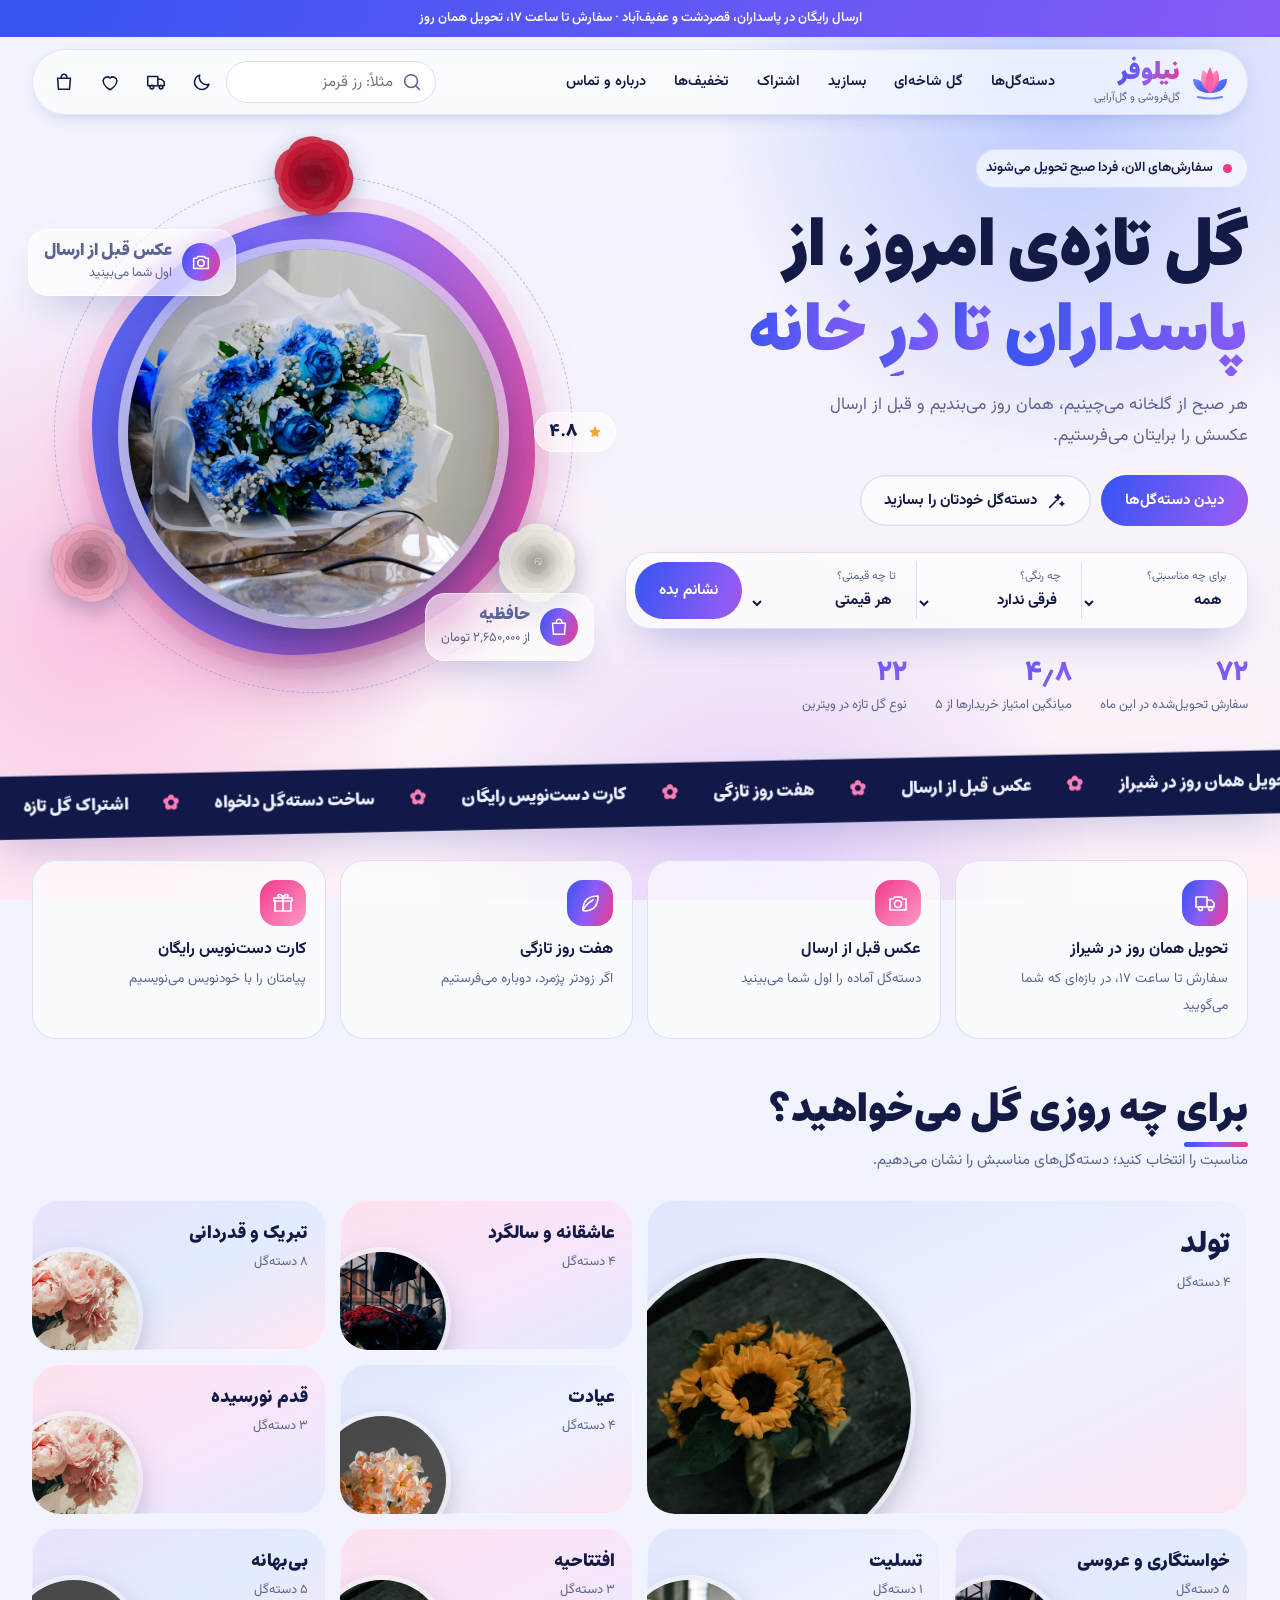
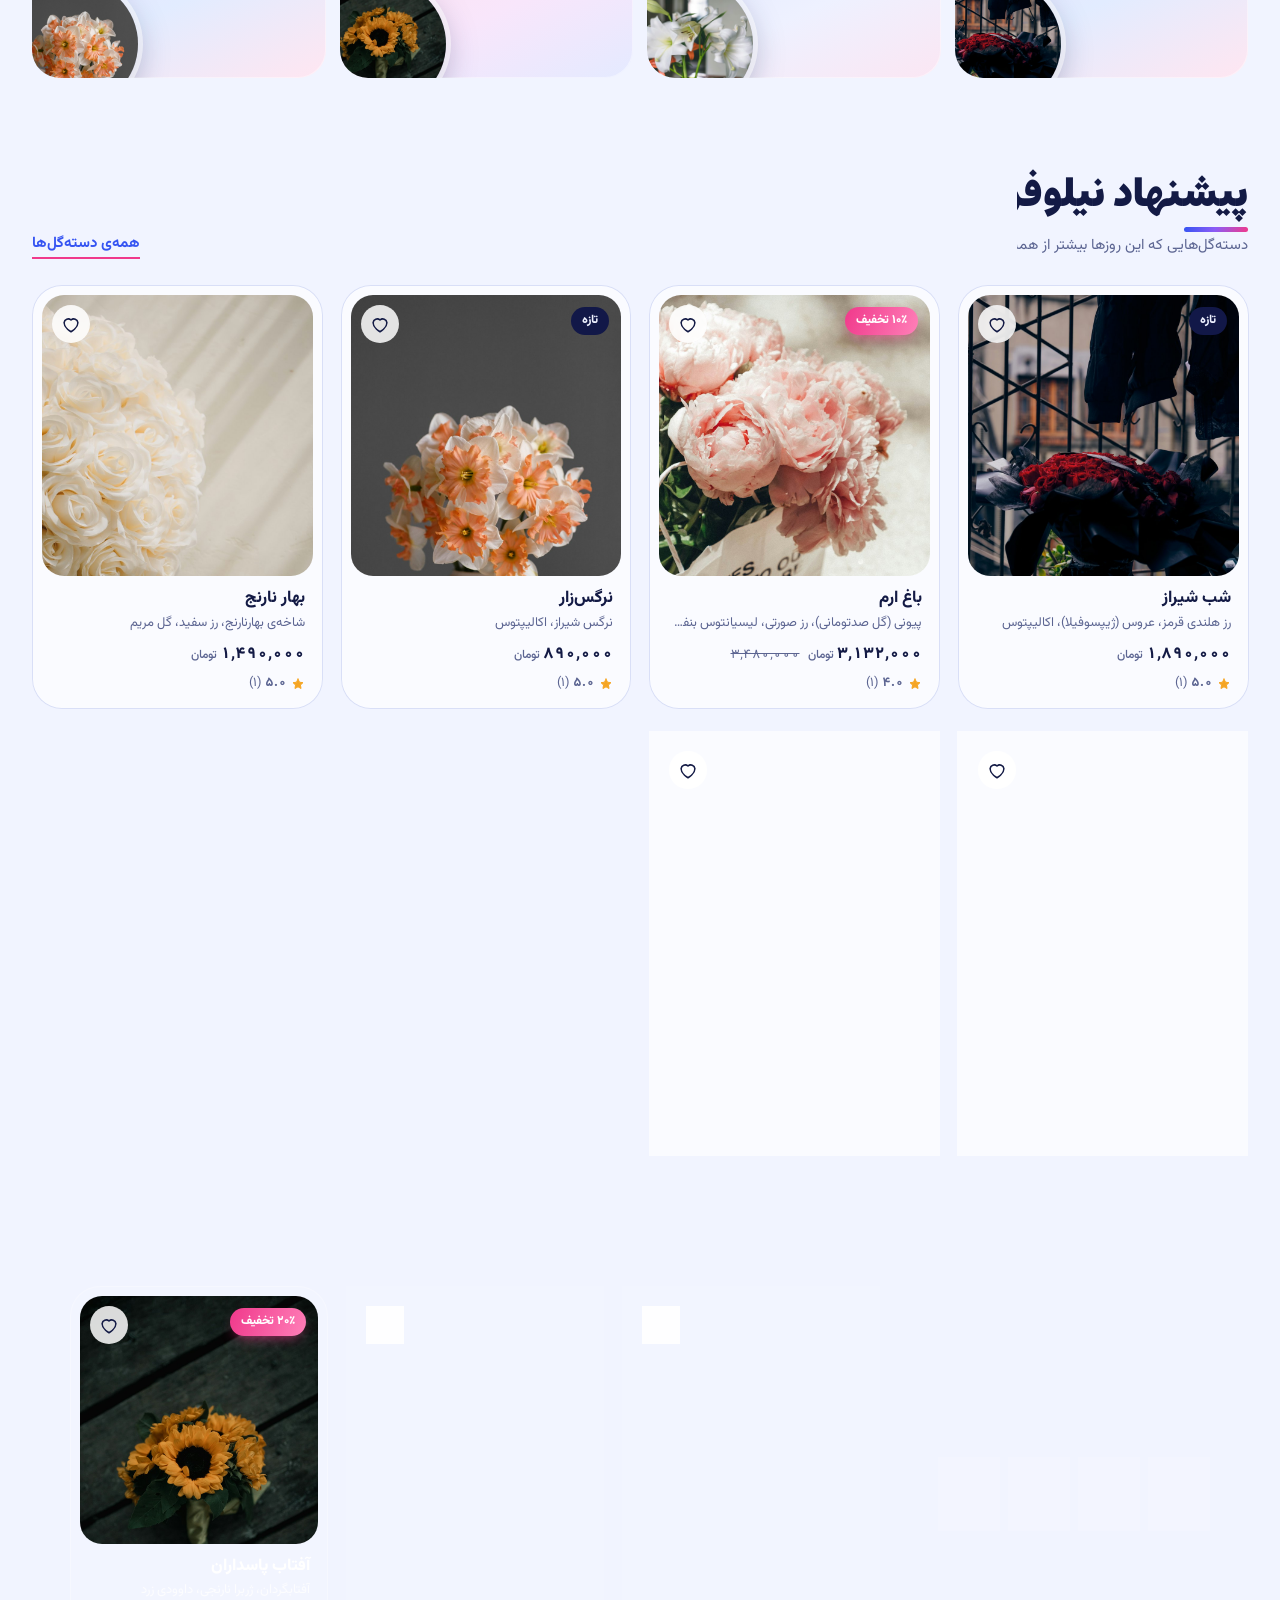
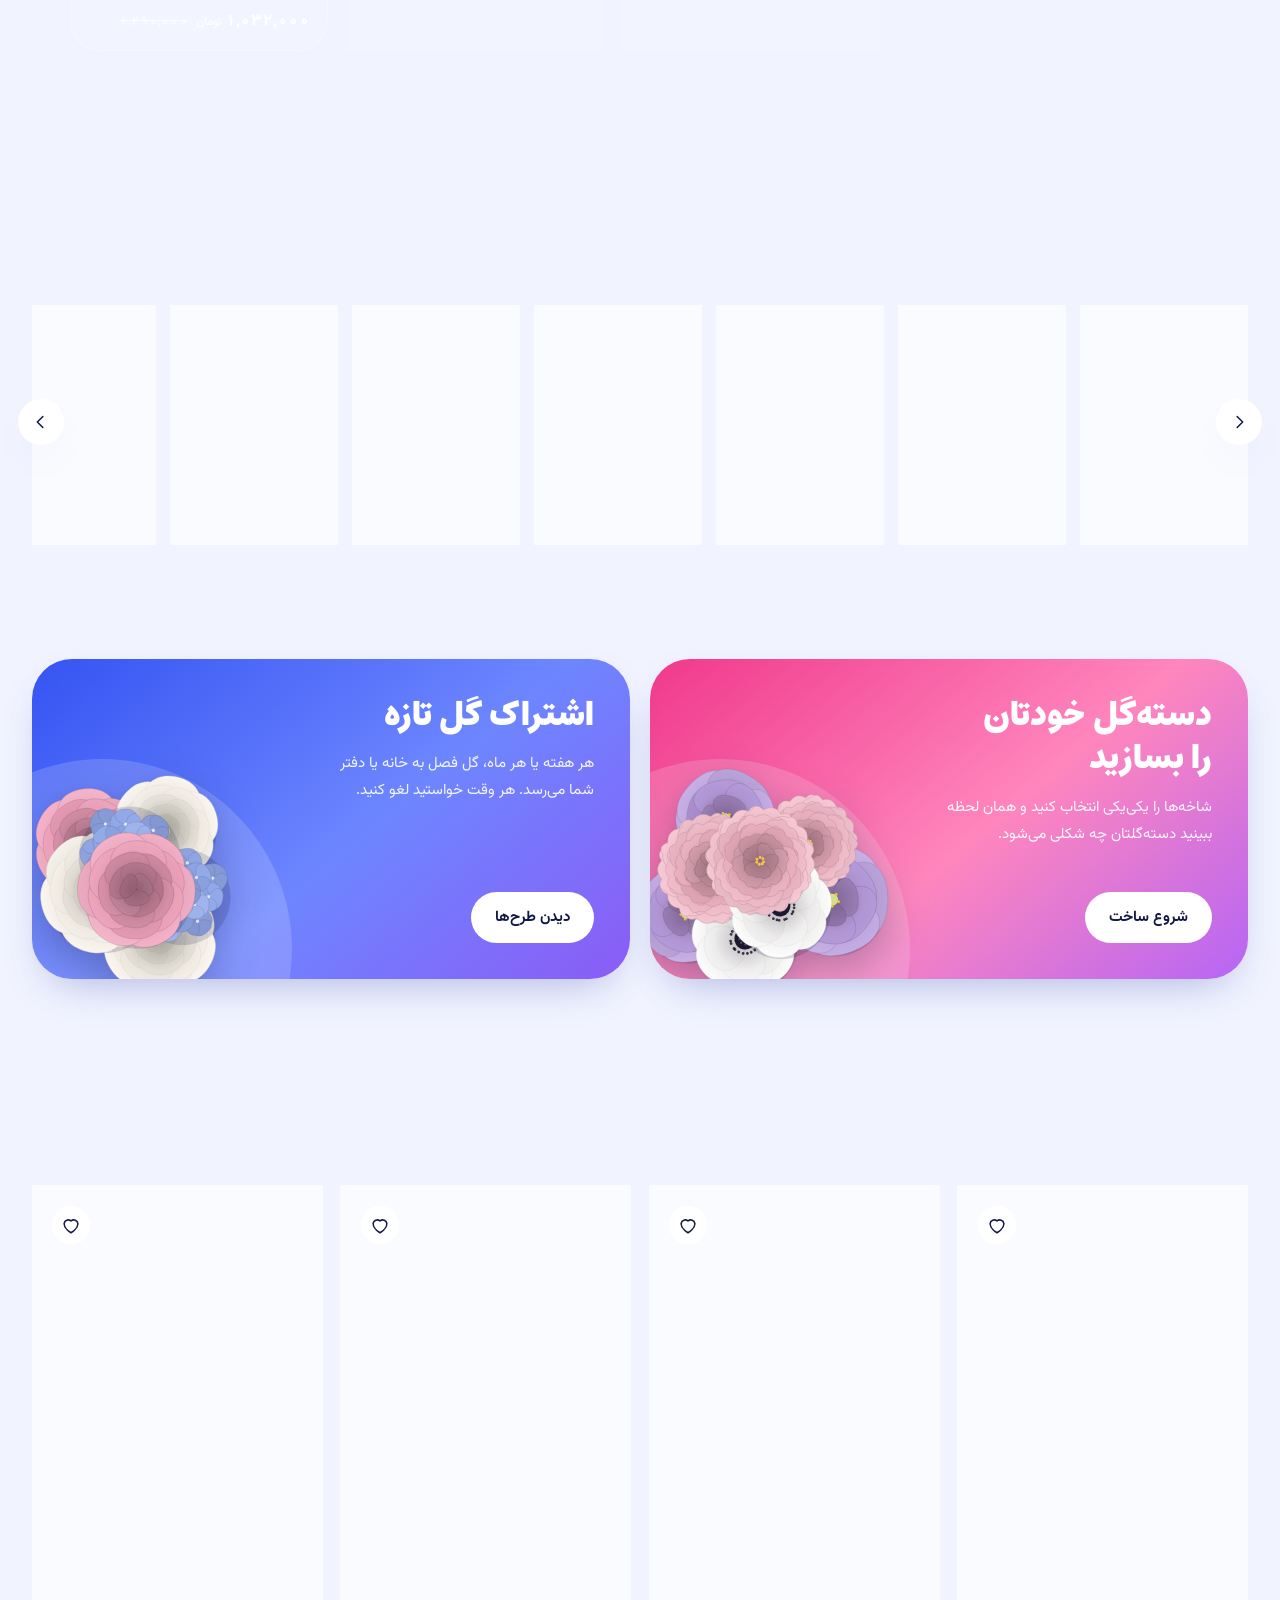
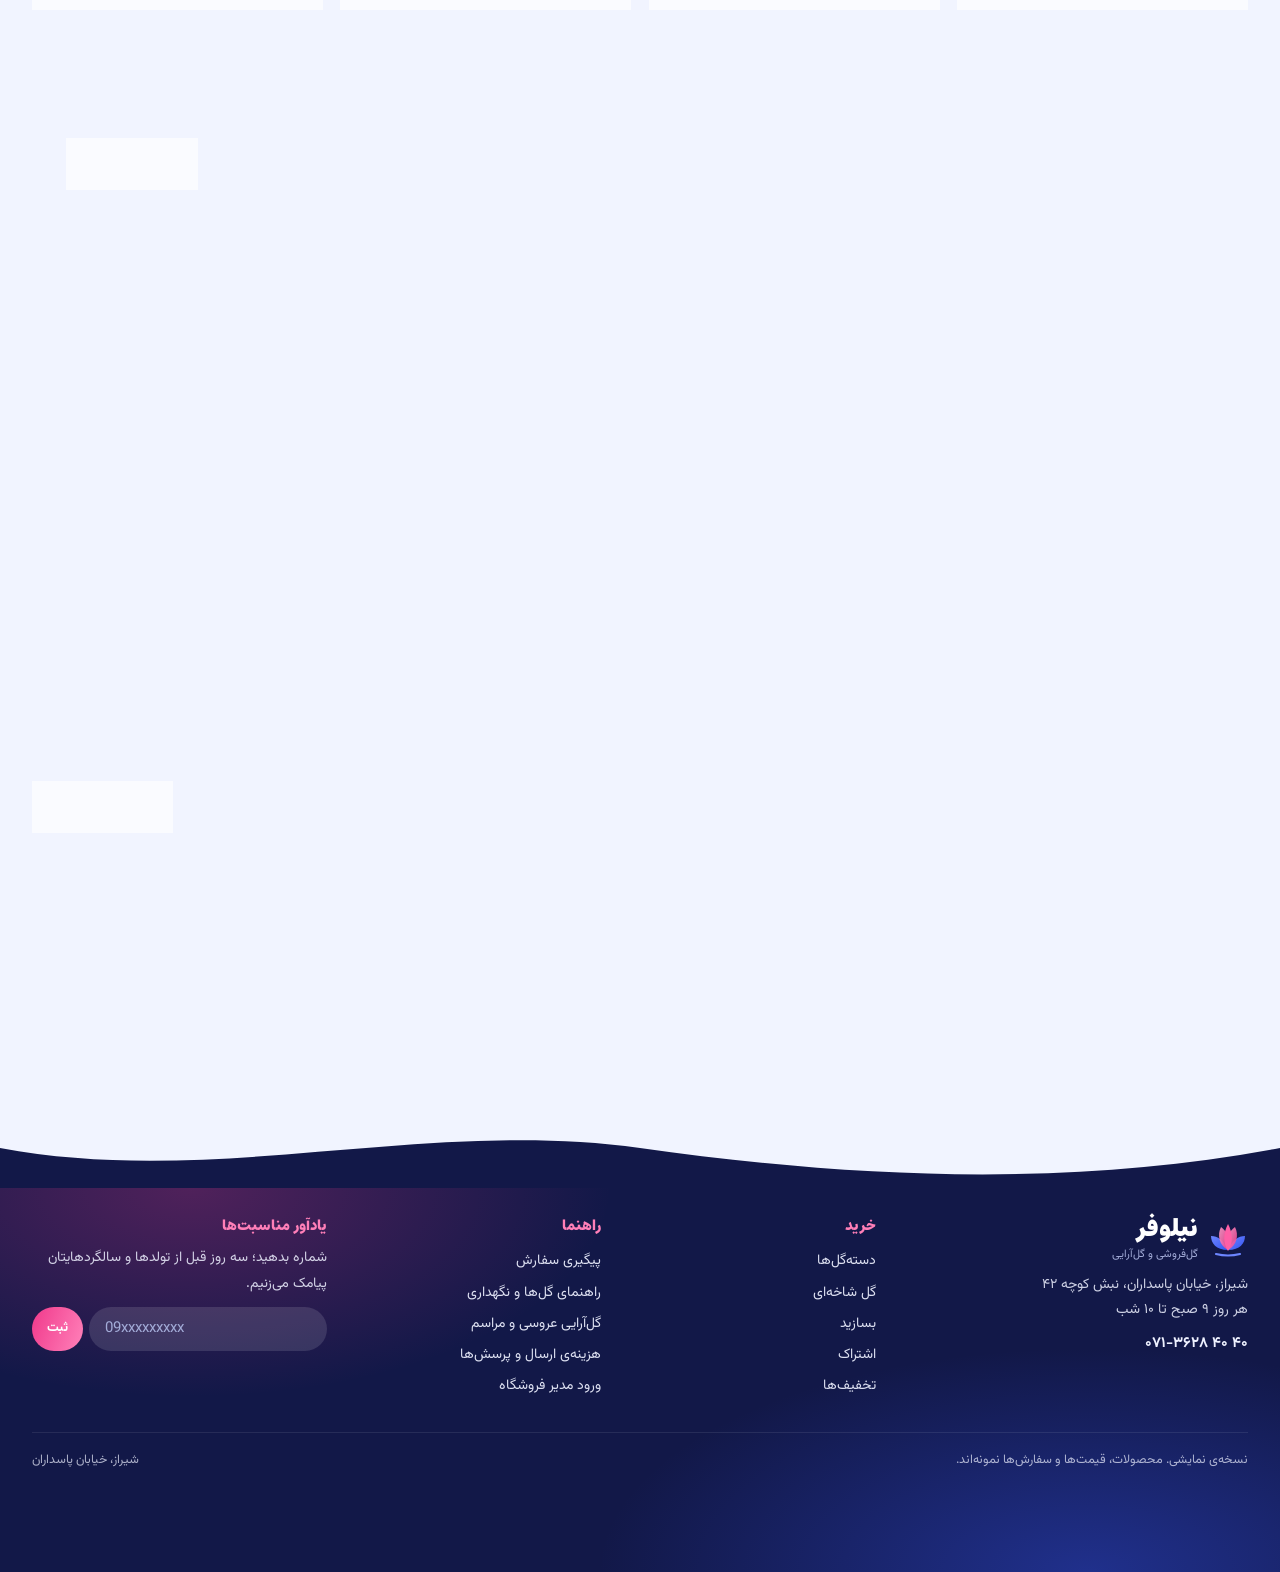
<file: index.html>
<!doctype html>
<html lang="fa" dir="rtl">
<head>
  <meta charset="utf-8">
  <meta name="viewport" content="width=device-width, initial-scale=1, viewport-fit=cover">
  <title>گل‌فروشی نیلوفر</title>
  <meta name="description" content="گل‌فروشی نیلوفر، شیراز، خیابان پاسداران. خرید دسته‌گل و گل شاخه‌ای با تحویل همان روز.">
  <meta name="theme-color" content="#121848">
  <link rel="stylesheet" href="assets/css/style.css">
  <link rel="stylesheet" href="assets/css/admin.css">
</head>
<body>
  <div id="app"></div>
  <div class="splash" aria-hidden="true"><svg viewBox="0 0 40 40"><path d="M20 31C8 31 3 24 3 17c7 0 12 4 17 14Z" fill="#6d86ff"/><path d="M20 31c12 0 17-7 17-14-7 0-12 4-17 14Z" fill="#6d86ff"/><path d="M20 31C11 26 9 16 13 8c6 4 9 12 7 23Z" fill="#ff9cc8"/><path d="M20 31c9-5 11-15 7-23-6 4-9 12-7 23Z" fill="#ff9cc8"/><path d="M20 32c-5-7-5-18 0-27 5 9 5 20 0 27Z" fill="#ff5fa6"/><path d="M8 35c8 2 16 2 24 0" stroke="#fff" stroke-width="2.2" stroke-linecap="round" fill="none"/></svg></div>
  <noscript><p style="padding:24px;font-family:Tahoma">برای دیدن فروشگاه، جاوااسکریپت مرورگر را روشن کنید.</p></noscript>

  <!-- ترتیب مهم است: نقاش گل‌ها ← داده‌ها ← ابزارها ← جلوه‌ها ← پنل مدیریت ← فروشگاه -->
  <script src="assets/js/flora.js"></script>
  <script src="assets/js/store.js"></script>
  <script src="assets/js/photos.js"></script>
  <script src="assets/js/ui.js"></script>
  <script src="assets/js/fx.js"></script>
  <script src="assets/js/admin.js"></script>
  <script src="assets/js/shop.js"></script>
</body>
</html>
</file>
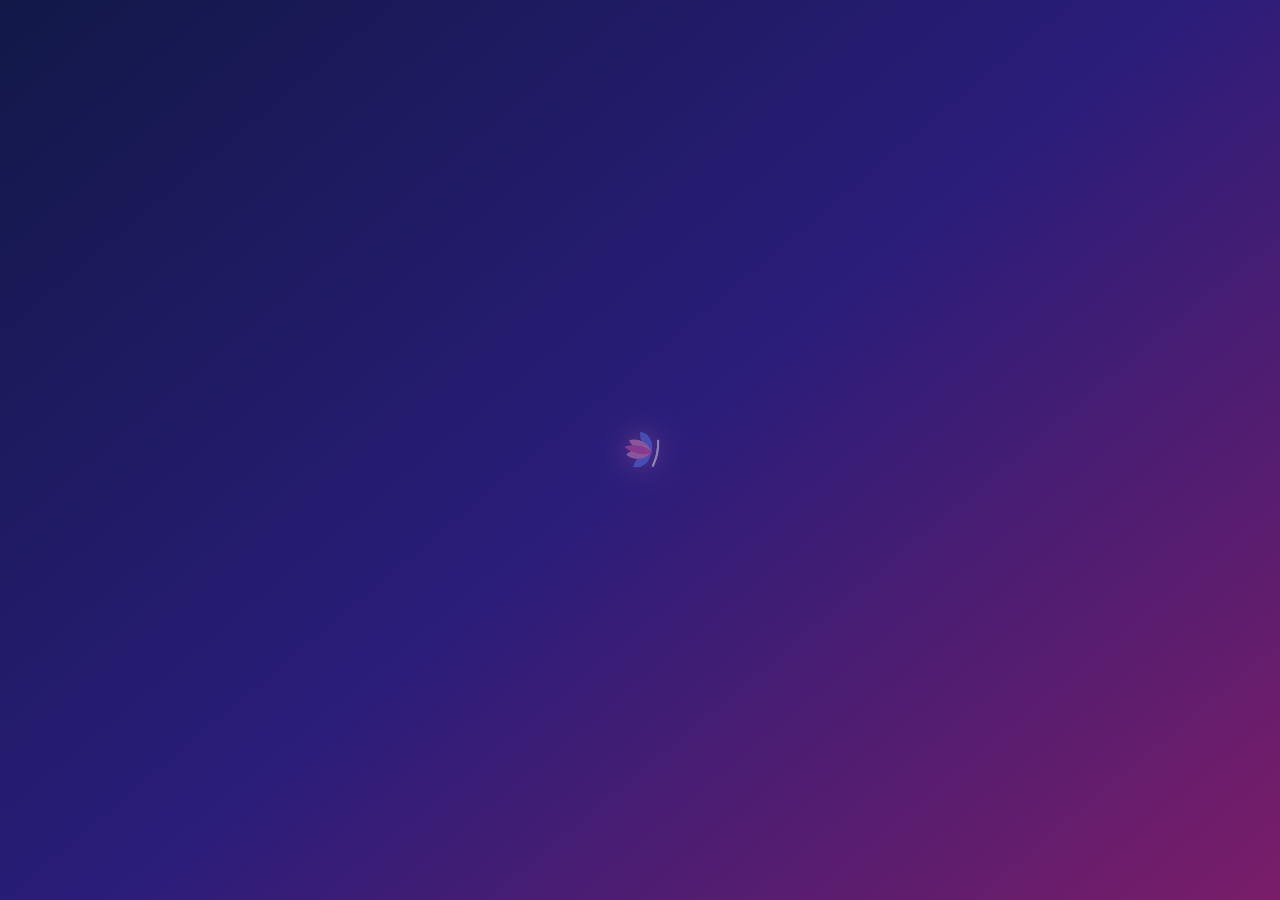
<file: admin.html>
<!doctype html>
<html lang="fa" dir="rtl">
<head>
  <meta charset="utf-8">
  <title>مدیریت | گل‌فروشی نیلوفر</title>
  <meta http-equiv="refresh" content="0; url=index.html#/admin">
</head>
<body>
  <p style="font-family:Tahoma;padding:24px">در حال رفتن به <a href="index.html#/admin">پنل مدیریت</a>…</p>
</body>
</html>
</file>
<file: assets/css/style.css>
/* ============================================================
   نیلوفر — استایل فروشگاه (تم آبی و صورتی)
   چیدمان: پس‌زمینه‌ی شفقیِ متحرک، سطح‌های شیشه‌ای، کاشی‌های گرادیانی برای هر گل.
   تیترها با «استعداد»، متن با «وزیرمتن».
   همه‌ی رنگ‌ها در :root هستند؛ برای عوض‌کردن تم فقط همین بلوک را دست بزنید.
   ============================================================ */
@font-face { font-family: "Vazirmatn"; src: url("../fonts/Vazirmatn.woff2") format("woff2"); font-weight: 100 900; font-display: swap; }
@font-face { font-family: "Estedad"; src: url("../fonts/Estedad.woff2") format("woff2"); font-weight: 100 900; font-display: swap; }

:root {
  --bg: #f1f4ff;            /* سفیدِ یخی */
  --bg-2: #fdf1f8;
  --surface: #ffffff;
  --glass: rgba(255, 255, 255, .66);
  --surface-2: #e9edff;
  --ink: #131a45;           /* سرمه‌ای */
  --muted: #5c6592;
  --line: #d9dff7;
  --blue: #3554f2;
  --blue-2: #6d86ff;
  --violet: #8b5cf6;
  --pink: #f0398b;
  --pink-2: #ff7fb8;
  --blue-soft: #e2e9ff;
  --pink-soft: #ffe2ef;
  --gold: #f5a524;
  --gold-soft: #fff1d6;
  --primary: #3554f2;
  --on-primary: #ffffff;
  --band: #121848;
  --on-band: #eef1ff;
  --grad: linear-gradient(110deg, #3554f2 0%, #8b5cf6 48%, #f0398b 100%);
  --grad-soft: linear-gradient(135deg, #e2e9ff 0%, #f1e4ff 50%, #ffe2ef 100%);
  --tile-1: linear-gradient(155deg, #dfe7ff 0%, #eef1ff 55%, #fbe6f3 100%);
  --tile-2: linear-gradient(155deg, #ffe1ee 0%, #f8e6fb 55%, #e4eaff 100%);
  --tile-3: linear-gradient(155deg, #e9e2ff 0%, #e2ecff 50%, #ffe6f1 100%);
  --aur-1: rgba(84, 120, 255, .34);
  --aur-2: rgba(255, 92, 168, .30);
  --aur-3: rgba(150, 100, 255, .24);
  --ok: #129a6b; --warn: #b9770a; --bad: #dc2f55;
  --shadow: 0 18px 44px -18px rgba(40, 56, 160, .38);
  --shadow-sm: 0 6px 18px -8px rgba(40, 56, 160, .3);
  --glow: 0 14px 34px -10px rgba(240, 57, 139, .5);
  --display: "Estedad", "Vazirmatn", Tahoma, sans-serif;
  --body: "Vazirmatn", Tahoma, "Segoe UI", sans-serif;
  --r: 26px;
  --wrap: 1260px;
  --ease: cubic-bezier(.2, .8, .2, 1);
  --spring: cubic-bezier(.3, 1.5, .5, 1);
}
@media (prefers-color-scheme: dark) {
  :root:not([data-theme="light"]) {
    --bg: #080b22; --bg-2: #120a26; --surface: #121839; --glass: rgba(22, 29, 70, .62); --surface-2: #1a2250; --ink: #eef1ff; --muted: #a3acd8; --line: #28316a;
    --blue: #8098ff; --blue-2: #6d86ff; --violet: #a98bff; --pink: #ff6aa9; --pink-2: #ff9cc8; --blue-soft: #1a2456; --pink-soft: #3a1740; --gold: #ffc14d; --gold-soft: #3a2c12;
    --primary: #8098ff; --on-primary: #080b22; --band: #050718; --on-band: #eef1ff;
    --grad-soft: linear-gradient(135deg, #1a2456 0%, #2a1d5c 50%, #3a1740 100%);
    --tile-1: linear-gradient(155deg, #1b2760 0%, #1a2050 55%, #33194a 100%);
    --tile-2: linear-gradient(155deg, #3b1848 0%, #2a1c55 55%, #1b2760 100%);
    --tile-3: linear-gradient(155deg, #281d5e 0%, #1a2558 50%, #3a1946 100%);
    --aur-1: rgba(70, 100, 255, .30); --aur-2: rgba(255, 70, 150, .22); --aur-3: rgba(140, 90, 255, .22);
    --shadow: 0 18px 44px -16px rgba(0, 0, 0, .8); --shadow-sm: 0 6px 18px -8px rgba(0, 0, 0, .7); --glow: 0 14px 34px -10px rgba(255, 90, 160, .55); color-scheme: dark;
  }
}
:root[data-theme="dark"] {
  --bg: #080b22; --bg-2: #120a26; --surface: #121839; --glass: rgba(22, 29, 70, .62); --surface-2: #1a2250; --ink: #eef1ff; --muted: #a3acd8; --line: #28316a;
  --blue: #8098ff; --blue-2: #6d86ff; --violet: #a98bff; --pink: #ff6aa9; --pink-2: #ff9cc8; --blue-soft: #1a2456; --pink-soft: #3a1740; --gold: #ffc14d; --gold-soft: #3a2c12;
  --primary: #8098ff; --on-primary: #080b22; --band: #050718; --on-band: #eef1ff;
  --grad-soft: linear-gradient(135deg, #1a2456 0%, #2a1d5c 50%, #3a1740 100%);
  --tile-1: linear-gradient(155deg, #1b2760 0%, #1a2050 55%, #33194a 100%);
  --tile-2: linear-gradient(155deg, #3b1848 0%, #2a1c55 55%, #1b2760 100%);
  --tile-3: linear-gradient(155deg, #281d5e 0%, #1a2558 50%, #3a1946 100%);
  --aur-1: rgba(70, 100, 255, .30); --aur-2: rgba(255, 70, 150, .22); --aur-3: rgba(140, 90, 255, .22);
  --shadow: 0 18px 44px -16px rgba(0, 0, 0, .8); --shadow-sm: 0 6px 18px -8px rgba(0, 0, 0, .7); --glow: 0 14px 34px -10px rgba(255, 90, 160, .55); color-scheme: dark;
}

*, *::before, *::after { box-sizing: border-box; }
html { scroll-behavior: smooth; overflow-x: clip; }
#app { overflow-x: clip; position: relative; z-index: 1; }
body { margin: 0; background: var(--bg); color: var(--ink); font-family: var(--body); font-size: 15px; line-height: 1.8; -webkit-font-smoothing: antialiased; overflow-x: hidden; }
img, svg { max-width: 100%; display: block; }
a { color: inherit; text-decoration: none; }
button, input, select, textarea { font: inherit; color: inherit; }
button { cursor: pointer; border: 0; background: none; padding: 0; }
h1, h2, h3, h4 { margin: 0; line-height: 1.3; text-wrap: balance; }
p { margin: 0; }
ul { margin: 0; padding: 0; list-style: none; }
[hidden] { display: none !important; }
:focus-visible { outline: 3px solid var(--pink); outline-offset: 2px; border-radius: 8px; }
::selection { background: var(--pink); color: #fff; }
.num { font-variant-numeric: tabular-nums; }
.wrap { max-width: var(--wrap); margin-inline: auto; padding-inline: 22px; }
.flora { width: 100%; height: auto; }
.ic { width: 22px; height: 22px; flex: none; }
.grad-t { background: var(--grad); background-size: 220% 100%; -webkit-background-clip: text; background-clip: text; color: transparent; animation: hue 7s linear infinite alternate; }
@keyframes hue { to { background-position: 100% 0; } }

/* ---------- پس‌زمینه‌ی شفقی ---------- */
.aurora { position: fixed; inset: 0; z-index: 0; overflow: hidden; pointer-events: none; background: linear-gradient(180deg, var(--bg) 0%, var(--bg-2) 100%); }
.aurora i { position: absolute; width: 62vmax; height: 62vmax; border-radius: 50%; will-change: transform; }
.aurora i:nth-child(1) { background: radial-gradient(circle, var(--aur-1) 0, transparent 62%); top: -22vmax; right: -14vmax; animation: drift1 26s ease-in-out infinite alternate; }
.aurora i:nth-child(2) { background: radial-gradient(circle, var(--aur-2) 0, transparent 62%); top: 18vmax; left: -24vmax; animation: drift2 32s ease-in-out infinite alternate; }
.aurora i:nth-child(3) { background: radial-gradient(circle, var(--aur-3) 0, transparent 60%); bottom: -30vmax; right: 10vmax; animation: drift3 38s ease-in-out infinite alternate; }
@keyframes drift1 { to { transform: translate(-16vmax, 12vmax) scale(1.2); } }
@keyframes drift2 { to { transform: translate(20vmax, -10vmax) scale(.85); } }
@keyframes drift3 { to { transform: translate(-12vmax, -16vmax) scale(1.15); } }
.petals { position: fixed; inset: 0; z-index: 0; pointer-events: none; overflow: hidden; }
.petal { position: absolute; top: -6vh; width: 16px; height: 22px; border-radius: 80% 10% 80% 10%; opacity: .0; animation: fall linear infinite; }
@keyframes fall {
  0% { transform: translate3d(0, -6vh, 0) rotate(0); opacity: 0; }
  10% { opacity: .75; }
  100% { transform: translate3d(var(--sway, 12vw), 108vh, 0) rotate(var(--spin, 540deg)); opacity: 0; }
}
.progress { position: fixed; top: 0; inset-inline: 0; height: 3px; z-index: 90; background: var(--grad); transform-origin: right; transform: scaleX(var(--p, 0)); }

/* ---------- دکمه‌ها ---------- */
.btn { position: relative; overflow: hidden; display: inline-flex; align-items: center; justify-content: center; gap: 8px; padding: 12px 24px; border-radius: 999px; font-weight: 700; font-size: 15px; background: var(--grad); background-size: 180% 100%; color: #fff; transition: transform .25s var(--spring), box-shadow .25s, background-position .5s; white-space: nowrap; isolation: isolate; }
.btn::before { content: ""; position: absolute; inset: 0; z-index: -1; background: linear-gradient(100deg, transparent 30%, rgba(255, 255, 255, .45) 50%, transparent 70%); transform: translateX(130%); transition: transform .7s var(--ease); }
.btn:hover { transform: translateY(-2px) scale(1.02); box-shadow: var(--glow); background-position: 100% 0; }
.btn:hover::before { transform: translateX(-130%); }
.btn:active { transform: scale(.97); }
.btn-r { background: linear-gradient(110deg, #f0398b, #ff7fb8 60%, #8b5cf6); background-size: 180% 100%; }
.btn-g { background: var(--glass); color: var(--ink); box-shadow: inset 0 0 0 1.5px var(--line); backdrop-filter: blur(10px); }
.btn-g:hover { box-shadow: inset 0 0 0 1.5px var(--blue-2), var(--shadow-sm); }
.btn-sm { padding: 7px 15px; font-size: 13px; }
.btn-block { width: 100%; }
.btn[disabled] { opacity: .5; cursor: not-allowed; transform: none; box-shadow: none; }
.ripple { position: absolute; border-radius: 50%; background: rgba(255, 255, 255, .5); transform: scale(0); animation: ripple .6s linear; pointer-events: none; z-index: 1; }
@keyframes ripple { to { transform: scale(3); opacity: 0; } }
.link { position: relative; color: var(--blue); font-weight: 700; padding-bottom: 2px; background: linear-gradient(var(--pink), var(--pink)) no-repeat right bottom / 100% 2px; transition: background-size .35s var(--ease); }
.link:hover { background-size: 0 2px; background-position: left bottom; }
.icon-btn { position: relative; width: 44px; height: 44px; display: grid; place-items: center; border-radius: 50%; color: var(--ink); transition: background .2s, transform .25s var(--spring), color .2s; }
.icon-btn:hover { background: var(--surface-2); transform: translateY(-2px); color: var(--blue); }
.count { position: absolute; top: 2px; inset-inline-start: 0; min-width: 19px; height: 19px; padding: 0 5px; border-radius: 10px; background: var(--pink); color: #fff; font-size: 11px; font-weight: 800; display: grid; place-items: center; line-height: 1; box-shadow: 0 0 0 2px var(--bg); }
.bump { animation: bump .5s var(--spring); }
@keyframes bump { 40% { transform: scale(1.35) rotate(-10deg); } }

/* ---------- نوار خبر و سربرگ ---------- */
.announce { background: var(--grad); background-size: 220% 100%; animation: hue 9s linear infinite alternate; color: #fff; font-size: 13px; text-align: center; padding: 7px 16px; font-weight: 600; }
.hdr { position: sticky; top: env(safe-area-inset-top, 0px); z-index: 40; padding-block: 12px 0; pointer-events: none; }
.hdr-in { pointer-events: auto; display: flex; align-items: center; gap: 16px; min-height: 66px; padding-inline: 18px 10px; border-radius: 999px; background: var(--glass); backdrop-filter: blur(18px) saturate(1.5); box-shadow: inset 0 0 0 1px color-mix(in srgb, var(--line) 80%, transparent), var(--shadow-sm); transition: min-height .3s var(--ease), box-shadow .3s; max-width: calc(var(--wrap) - 44px); }
.hdr.scrolled .hdr-in { min-height: 56px; box-shadow: inset 0 0 0 1px var(--line), var(--shadow); }
.logo { display: flex; align-items: center; gap: 10px; }
.logo-mark { width: 40px; height: 40px; transition: transform .6s var(--spring); }
.logo:hover .logo-mark { transform: rotate(-18deg) scale(1.1); }
.logo-name { font-family: var(--display); font-weight: 900; font-size: 25px; line-height: 1.1; background: var(--grad); -webkit-background-clip: text; background-clip: text; color: transparent; }
.logo-sub { font-size: 11px; color: var(--muted); line-height: 1.2; margin-top: 2px; }
.nav { display: flex; gap: 2px; margin-inline-start: 10px; }
.nav a { position: relative; padding: 8px 13px; border-radius: 999px; font-weight: 600; font-size: 14.5px; transition: color .2s; z-index: 0; }
.nav a::before { content: ""; position: absolute; inset: 0; border-radius: inherit; background: var(--grad-soft); z-index: -1; transform: scale(.5); opacity: 0; transition: transform .3s var(--spring), opacity .2s; }
.nav a:hover::before, .nav a.on::before { transform: none; opacity: 1; }
.nav a.on { color: var(--blue); }
.hdr-tools { display: flex; align-items: center; gap: 2px; margin-inline-start: auto; }
.search { position: relative; }
.search input { width: 210px; height: 42px; border-radius: 999px; border: 1.5px solid var(--line); background: var(--surface); padding-inline: 42px 16px; outline: 0; transition: border-color .2s, width .35s var(--ease), box-shadow .2s; }
.search input:focus { border-color: var(--blue-2); width: 270px; box-shadow: 0 0 0 4px color-mix(in srgb, var(--blue-2) 22%, transparent); }
.search .ic { position: absolute; inset-inline-start: 13px; top: 10px; color: var(--muted); pointer-events: none; }
.sugg { position: absolute; top: 52px; inset-inline: 0; min-width: 300px; background: var(--surface); border: 1px solid var(--line); border-radius: 20px; box-shadow: var(--shadow); padding: 6px; z-index: 50; animation: pop .25s var(--spring); }
@keyframes pop { from { transform: translateY(-8px) scale(.96); opacity: 0; } }
.sugg a { display: flex; align-items: center; gap: 10px; padding: 6px 8px; border-radius: 14px; font-size: 14px; transition: background .15s, transform .2s; }
.sugg a:hover { background: var(--surface-2); transform: translateX(-4px); }
.sugg .th { width: 42px; height: 42px; border-radius: 14px; flex: none; overflow: hidden; }
.sugg small { color: var(--muted); margin-inline-start: auto; }
.menu-btn { display: none; }

/* ---------- ورود صفحه و نمایش هنگام اسکرول ---------- */
#view > * { animation: viewin .5s var(--ease) both; }
@keyframes viewin { from { opacity: 0; transform: translateY(14px); } }
.has-fx [data-rv] { opacity: 0; transform: translateY(28px) scale(.98); transition: opacity .7s var(--ease), transform .7s var(--ease); transition-delay: calc(var(--d, 0) * 70ms); }
.has-fx [data-rv="left"] { transform: translateX(-40px); }
.has-fx [data-rv="zoom"] { transform: scale(.86); }
.has-fx [data-rv].in { opacity: 1; transform: none; }

/* ---------- صفحه‌ی اول: قهرمان ---------- */
.hero { position: relative; padding-block: 34px 20px; }
.hero-in { display: grid; grid-template-columns: 1.05fr .95fr; gap: 30px; align-items: center; }
.hero h1 { font-family: var(--display); font-weight: 900; font-size: clamp(2.3rem, 5.2vw, 4.5rem); line-height: 1.28; letter-spacing: -.01em; }
.hero h1 .w { display: inline-block; animation: word .8s var(--spring) both; animation-delay: calc(var(--i) * 80ms + 150ms); }
@keyframes word { from { opacity: 0; transform: translateY(.7em) rotate(6deg); } }
.hero p.lead { font-size: 17px; color: var(--muted); max-width: 46ch; margin-top: 14px; animation: viewin .8s .6s var(--ease) both; }
.hero-cta { display: flex; gap: 10px; flex-wrap: wrap; margin-top: 24px; }
.hero .hero-cta { animation: viewin .8s .75s var(--ease) both; }
.same-day { display: inline-flex; align-items: center; gap: 10px; margin-bottom: 18px; padding: 7px 16px 7px 10px; background: var(--glass); backdrop-filter: blur(10px); box-shadow: inset 0 0 0 1px var(--line); color: var(--ink); border-radius: 999px; font-size: 13.5px; font-weight: 600; animation: viewin .6s var(--ease) both; }
.same-day b { color: var(--pink); font-variant-numeric: tabular-nums; }
.pulse { width: 9px; height: 9px; border-radius: 50%; background: var(--pink); box-shadow: 0 0 0 0 var(--pink); animation: pulse 1.8s infinite; }
@keyframes pulse { 70% { box-shadow: 0 0 0 10px transparent; } 100% { box-shadow: 0 0 0 0 transparent; } }
.hero-stats { display: flex; gap: 28px; margin-top: 26px; flex-wrap: wrap; animation: viewin .8s 1s var(--ease) both; }
.stat b { display: block; font-family: var(--display); font-weight: 900; font-size: 28px; line-height: 1.3; font-variant-numeric: tabular-nums; }
.stat span { font-size: 13px; color: var(--muted); }

.stage { position: relative; justify-self: center; width: min(100%, 540px); aspect-ratio: 1; --mx: 0; --my: 0; }
.stage-blob { position: absolute; inset: 9%; background: var(--grad); border-radius: 58% 42% 55% 45% / 48% 55% 45% 52%; animation: morph 14s ease-in-out infinite alternate, spin 40s linear infinite; opacity: .9; box-shadow: 0 30px 80px -20px rgba(240, 57, 139, .55), 0 0 0 14px color-mix(in srgb, var(--pink-2) 18%, transparent); transform: translate(calc(var(--mx) * -10px), calc(var(--my) * -10px)); }
@keyframes morph { 0% { border-radius: 58% 42% 55% 45% / 48% 55% 45% 52%; } 50% { border-radius: 42% 58% 44% 56% / 58% 42% 58% 42%; } 100% { border-radius: 52% 48% 60% 40% / 44% 60% 40% 56%; } }
@keyframes spin { to { rotate: 360deg; } }
.stage-ring { position: absolute; inset: 0; animation: spin 36s linear infinite reverse; }
.stage-ring text { font-family: var(--body); font-size: 9.5px; font-weight: 700; fill: var(--muted); letter-spacing: .5px; }
.stage-orbit { position: absolute; inset: 2%; border-radius: 50%; border: 1.5px dashed color-mix(in srgb, var(--blue-2) 50%, transparent); animation: spin 30s linear infinite; }
.orb { position: absolute; width: 17%; aspect-ratio: 1; margin: -8.5%; animation: spin 30s linear infinite reverse; filter: drop-shadow(0 8px 12px rgba(20, 26, 80, .3)); }
.orb:nth-child(1) { top: 0; left: 50%; }
.orb:nth-child(2) { top: 75%; left: 6.7%; }
.orb:nth-child(3) { top: 75%; left: 93.3%; }
.stage-bq { position: absolute; inset: 11%; display: grid; place-items: center; animation: bob 6s ease-in-out infinite; transform: translate(calc(var(--mx) * 16px), calc(var(--my) * 16px)); filter: drop-shadow(0 26px 30px rgba(20, 26, 80, .35)); }
.stage-bq > * { transition: transform .5s var(--ease); }
.stage-bq:hover > * { transform: scale(1.05) rotate(6deg); }
@keyframes bob { 50% { translate: 0 -12px; } }
.chip-f { position: absolute; z-index: 3; background: var(--glass); backdrop-filter: blur(14px) saturate(1.4); box-shadow: inset 0 0 0 1px color-mix(in srgb, #fff 55%, transparent), var(--shadow); border-radius: 20px; padding: 10px 16px; display: flex; align-items: center; gap: 10px; font-size: 13px; animation: bob 5s ease-in-out infinite; transform: translate(calc(var(--mx) * 26px), calc(var(--my) * 26px)); }
.chip-f strong { display: block; font-family: var(--display); font-weight: 800; font-size: 17px; line-height: 1.4; }
.chip-f span { color: var(--muted); }
.chip-f .dot-ic { width: 38px; height: 38px; border-radius: 50%; background: var(--grad); color: #fff; display: grid; place-items: center; flex: none; }
.chip-f.c1 { inset-block-end: 8%; inset-inline-start: -2%; animation-delay: -1s; }
.chip-f.c2 { inset-block-start: 12%; inset-inline-end: -3%; animation-delay: -2.5s; }
.chip-f.c3 { inset-block-start: 46%; inset-inline-start: -6%; animation-delay: -4s; padding: 8px 14px; }
.bloom { animation: bloom .8s var(--spring) backwards; animation-delay: calc(var(--i) * 40ms + 200ms); }
@keyframes bloom { from { transform: scale(0) rotate(-60deg); opacity: 0; } }

.finder { margin-top: 26px; display: grid; grid-template-columns: 1fr 1fr 1fr auto; gap: 8px; background: var(--glass); backdrop-filter: blur(16px); box-shadow: inset 0 0 0 1px var(--line), var(--shadow); border-radius: 26px; padding: 10px; max-width: 660px; animation: viewin .8s .9s var(--ease) both; }
.finder label { display: block; font-size: 11.5px; color: var(--muted); padding-inline: 12px; }
.finder select { width: 100%; border: 0; background: transparent; padding: 0 12px 6px; font-weight: 700; outline: 0; cursor: pointer; }
.finder select option { background: var(--surface); color: var(--ink); }
.finder > div { border-inline-end: 1px solid var(--line); padding-top: 4px; }
.finder > div:nth-child(3) { border: 0; }

/* ---------- نوار متحرک ---------- */
.marquee { margin-block: 26px 6px; background: var(--band); color: var(--on-band); transform: rotate(-1.2deg) scale(1.02); overflow: hidden; padding-block: 13px; box-shadow: var(--shadow); }
.marquee-track { display: flex; gap: 34px; width: max-content; animation: marq 36s linear infinite; }
.marquee:hover .marquee-track, .rev-marquee:hover .marquee-track { animation-play-state: paused; }
.marquee-track span { display: inline-flex; align-items: center; gap: 34px; font-family: var(--display); font-weight: 800; font-size: 17px; white-space: nowrap; }
.marquee-track span::after { content: "✿"; color: var(--pink-2); font-size: 20px; animation: spin 6s linear infinite; }
@keyframes marq { to { transform: translateX(50%); } }

.sec { padding-block: 46px; position: relative; }
.sec-h { display: flex; align-items: end; justify-content: space-between; gap: 16px; margin-bottom: 26px; flex-wrap: wrap; }
.sec-h h2 { position: relative; font-family: var(--display); font-weight: 900; font-size: clamp(1.7rem, 3.2vw, 2.5rem); padding-bottom: 10px; }
.sec-h h2::after { content: ""; position: absolute; inset-block-end: 0; inset-inline-start: 0; width: 64px; height: 5px; border-radius: 5px; background: var(--grad); transition: width .8s var(--ease) .2s; }
.has-fx .sec-h[data-rv] h2::after { width: 0; }
.has-fx .sec-h[data-rv].in h2::after { width: 64px; }
.sec-h p { color: var(--muted); max-width: 52ch; }

.promise { display: grid; grid-template-columns: repeat(4, minmax(0, 1fr)); gap: 14px; margin-top: 34px; }
.promise div { padding: 20px; border-radius: 24px; background: var(--glass); backdrop-filter: blur(12px); box-shadow: inset 0 0 0 1px var(--line); transition: transform .35s var(--spring), box-shadow .3s; }
.promise div:hover { transform: translateY(-6px); box-shadow: inset 0 0 0 1px var(--blue-2), var(--shadow); }
.promise b { display: block; font-size: 16px; }
.promise span { color: var(--muted); font-size: 13.5px; }
.promise .ic { box-sizing: content-box; color: #fff; width: 24px; height: 24px; padding: 11px; border-radius: 16px; background: var(--grad); margin-bottom: 10px; transition: transform .5s var(--spring); }
.promise div:nth-child(even) .ic { background: linear-gradient(135deg, #f0398b, #ff9cc8); }
.promise div:hover .ic { transform: rotate(-12deg) scale(1.12); }

/* ---------- مناسبت‌ها: چیدمان بنتو ---------- */
.bento { display: grid; grid-template-columns: repeat(4, minmax(0, 1fr)); grid-auto-rows: 150px; gap: 14px; }
.bento-i { position: relative; overflow: hidden; border-radius: 28px; padding: 18px; display: flex; flex-direction: column; justify-content: flex-start; background: var(--tile-1); box-shadow: inset 0 0 0 1px color-mix(in srgb, #fff 40%, transparent); transition: transform .4s var(--spring), box-shadow .3s; isolation: isolate; }
.bento-i:nth-child(3n+2) { background: var(--tile-2); }
.bento-i:nth-child(3n) { background: var(--tile-3); }
.bento-i:first-child { grid-column: span 2; grid-row: span 2; }
.bento-i b { font-family: var(--display); font-weight: 800; font-size: 18px; position: relative; z-index: 2; }
.bento-i:first-child b { font-size: 30px; }
.bento-i small { color: var(--muted); font-size: 13px; position: relative; z-index: 2; }
.bento-i .flora, .bento-i img { position: absolute; width: 128px; inset-block-end: -30px; inset-inline-end: -22px; transition: transform .7s var(--spring); filter: drop-shadow(0 10px 14px rgba(20, 26, 80, .25)); z-index: 1; }
.bento-i img { border-radius: 50%; aspect-ratio: 1; object-fit: cover; }
.bento-i:first-child .flora, .bento-i:first-child img { width: min(74%, 330px); inset-block-end: -18%; inset-inline-end: -8%; }
.bento-i:hover { transform: translateY(-6px); box-shadow: inset 0 0 0 1.5px var(--pink-2), var(--shadow); }
.bento-i:hover .flora, .bento-i:hover img { transform: rotate(-28deg) scale(1.14); }
.bento-i::after { content: "←"; position: absolute; inset-block-end: 14px; inset-inline-start: 16px; width: 34px; height: 34px; border-radius: 50%; background: var(--surface); color: var(--blue); display: grid; place-items: center; font-weight: 800; transform: scale(0); transition: transform .35s var(--spring); z-index: 2; }
.bento-i:hover::after { transform: none; }

/* ---------- کارت محصول ---------- */
.grid { display: grid; grid-template-columns: repeat(auto-fill, minmax(232px, 1fr)); gap: 22px 18px; }
.card { position: relative; display: flex; flex-direction: column; min-width: 0; padding: 10px 10px 14px; border-radius: 30px; background: var(--glass); backdrop-filter: blur(12px); box-shadow: inset 0 0 0 1px var(--line); transition: transform .4s var(--ease), box-shadow .35s; transform: perspective(900px) rotateX(var(--rx, 0deg)) rotateY(var(--ry, 0deg)) translateY(var(--ty, 0)); transform-style: preserve-3d; }
.card::before { content: ""; position: absolute; inset: 0; border-radius: inherit; padding: 1.5px; background: var(--grad); -webkit-mask: linear-gradient(#000 0 0) content-box exclude, linear-gradient(#000 0 0); mask: linear-gradient(#000 0 0) content-box exclude, linear-gradient(#000 0 0); opacity: 0; transition: opacity .35s; pointer-events: none; }
.card:hover { --ty: -8px; box-shadow: inset 0 0 0 1px transparent, var(--shadow); }
.card:hover::before { opacity: 1; }
.card-top { position: relative; }
.arch { border-radius: 22px; overflow: hidden; position: relative; }
.card-art { position: relative; aspect-ratio: 1 / 1.04; display: grid; place-items: center; padding: 7%; background: var(--tile-1); }
.card-art::after { content: ""; position: absolute; inset: 0; background: radial-gradient(circle at var(--gx, 50%) var(--gy, 0%), rgba(255, 255, 255, .5), transparent 55%); opacity: 0; transition: opacity .3s; pointer-events: none; mix-blend-mode: soft-light; }
.card:hover .card-art::after { opacity: 1; }
.card-art img.photo, .pd-art img.photo, .th img, .insta img, .line-art img { width: 100%; height: 100%; object-fit: cover; }
.card-art:has(img.photo) { padding: 0; }
.card-art .flora { transition: transform .8s var(--spring); filter: drop-shadow(0 12px 14px rgba(20, 26, 80, .22)); }
.card:hover .card-art .flora { transform: rotate(14deg) scale(1.09); }
.tags { position: absolute; inset-block-start: 12px; inset-inline-start: 12px; display: flex; flex-direction: column; gap: 5px; align-items: flex-start; z-index: 2; }
.tag { background: linear-gradient(110deg, #f0398b, #ff7fb8); color: #fff; font-size: 12px; font-weight: 800; padding: 3px 11px; border-radius: 999px; box-shadow: 0 6px 14px -6px rgba(240, 57, 139, .8); animation: tagin .5s var(--spring) both; }
@keyframes tagin { from { transform: scale(0) rotate(-20deg); } }
.tag.dark { background: var(--band); color: var(--on-band); box-shadow: none; }
.card-wish { position: absolute; inset-block-start: 10px; inset-inline-end: 10px; width: 38px; height: 38px; border-radius: 50%; background: rgba(255, 255, 255, .85); backdrop-filter: blur(8px); color: #131a45; display: grid; place-items: center; z-index: 2; transition: transform .3s var(--spring), color .2s; }
.card-wish:hover { transform: scale(1.18); color: #f0398b; }
.card-wish.on { color: #f0398b; }
.card-wish.on svg { fill: currentColor; animation: heart .5s var(--spring); }
@keyframes heart { 0% { transform: scale(.3); } 60% { transform: scale(1.4); } }
.card-add { position: absolute; inset-block-end: 10px; inset-inline: 10px; height: 40px; border-radius: 999px; background: var(--grad); color: #fff; font-size: 13.5px; font-weight: 700; z-index: 2; opacity: 0; transform: translateY(14px) scale(.94); transition: opacity .3s, transform .35s var(--spring); box-shadow: var(--glow); }
.card:hover .card-add, .card-add:focus-visible { opacity: 1; transform: none; }
.card-add:active { transform: scale(.95); }
.card-b { padding: 12px 8px 0; display: flex; flex-direction: column; gap: 2px; }
.card-b h3 { font-size: 16.5px; font-weight: 800; transition: color .2s; }
.card:hover .card-b h3 { color: var(--blue); }
.card-meta { color: var(--muted); font-size: 13px; white-space: nowrap; overflow: hidden; text-overflow: ellipsis; }
.price-row { display: flex; align-items: baseline; gap: 8px; flex-wrap: wrap; margin-top: 4px; }
.price { font-weight: 800; font-size: 16px; font-variant-numeric: tabular-nums; }
.price small { font-weight: 500; font-size: 12px; color: var(--muted); margin-inline-start: 3px; }
.price-old { color: var(--muted); text-decoration: line-through; font-size: 13px; font-variant-numeric: tabular-nums; }
.stars { display: inline-flex; align-items: center; gap: 4px; font-size: 13px; color: var(--muted); }
.stars svg { width: 14px; height: 14px; color: var(--gold); fill: currentColor; }
.soldout { opacity: .55; filter: grayscale(.5); }

/* ---------- ردیف کشویی گل‌های شاخه‌ای ---------- */
.scroller-wrap { position: relative; }
.scroller { display: flex; gap: 14px; overflow-x: auto; scroll-snap-type: x mandatory; padding: 10px 4px 22px; scrollbar-width: none; scroll-behavior: smooth; }
.scroller::-webkit-scrollbar { display: none; }
.sc-btn { position: absolute; top: 38%; width: 46px; height: 46px; border-radius: 50%; background: var(--surface); color: var(--ink); box-shadow: var(--shadow); display: grid; place-items: center; z-index: 3; transition: transform .25s var(--spring), background .2s, color .2s; }
.sc-btn:hover { transform: scale(1.12); background: var(--blue); color: #fff; }
.sc-btn.prev { right: -14px; }
.sc-btn.next { left: -14px; }
.sc-btn.next .ic { transform: scaleX(-1); }
.stem-row { display: grid; grid-template-columns: repeat(auto-fill, minmax(128px, 1fr)); gap: 18px 12px; }
.stem { flex: none; width: 168px; scroll-snap-align: start; display: flex; flex-direction: column; align-items: center; text-align: center; gap: 6px; padding: 14px 10px 16px; border-radius: 28px; background: var(--glass); backdrop-filter: blur(12px); box-shadow: inset 0 0 0 1px var(--line); transition: transform .4s var(--spring), box-shadow .3s; }
.stem:hover { transform: translateY(-8px); box-shadow: inset 0 0 0 1.5px var(--pink-2), var(--shadow); }
.stem-art { width: 100%; aspect-ratio: 1; border-radius: 50%; overflow: hidden; display: grid; place-items: center; transition: transform .7s var(--spring); background: var(--tile-2); }
.stem:hover .stem-art { transform: scale(1.06) rotate(-40deg); }
.stem b { font-size: 14.5px; }
.stem span:not(.stem-art) { color: var(--muted); font-size: 12.5px; }

/* ---------- پیشنهاد زمان‌دار ---------- */
.offer { position: relative; overflow: hidden; background: linear-gradient(120deg, #1a2aa8, #5a37d6, #c9308a, #1a2aa8); background-size: 300% 300%; animation: flow 14s ease infinite; color: #fff; border-radius: 40px; padding: 38px; display: grid; grid-template-columns: 300px 1fr; gap: 30px; align-items: center; box-shadow: var(--shadow); isolation: isolate; }
@keyframes flow { 50% { background-position: 100% 100%; } }
.offer::before, .offer::after { content: ""; position: absolute; border-radius: 50%; z-index: -1; background: rgba(255, 255, 255, .13); animation: bob 8s ease-in-out infinite; }
.offer::before { width: 320px; height: 320px; top: -140px; left: -80px; }
.offer::after { width: 200px; height: 200px; bottom: -90px; right: 22%; animation-delay: -3s; }
.offer h2 { font-family: var(--display); font-weight: 900; font-size: 2.3rem; }
.offer p { opacity: .9; }
.offer .card { background: rgba(255, 255, 255, .13); box-shadow: inset 0 0 0 1px rgba(255, 255, 255, .25); }
.offer .card-b h3, .offer .price, .offer .card:hover .card-b h3 { color: #fff; }
.offer .card-meta, .offer .price-old, .offer .price small, .offer .stars { color: rgba(255, 255, 255, .75); }
.offer .btn { background: #fff; color: #3554f2; }
.clock { display: flex; gap: 8px; margin-block: 18px; direction: ltr; justify-content: flex-end; }
.clock div { background: rgba(255, 255, 255, .16); backdrop-filter: blur(8px); border-radius: 16px; padding: 8px 0; width: 62px; text-align: center; box-shadow: inset 0 0 0 1px rgba(255, 255, 255, .22); overflow: hidden; }
.clock b { display: block; font-size: 25px; font-variant-numeric: tabular-nums; line-height: 1.2; font-family: var(--display); font-weight: 800; }
.clock b.flip { animation: flip .45s var(--ease); }
@keyframes flip { from { transform: translateY(-80%); opacity: 0; } }
.clock span { font-size: 11px; opacity: .8; }
.offer .grid { grid-template-columns: repeat(3, minmax(0, 1fr)); }

/* ---------- بلوک‌های دیگر صفحه‌ی اول ---------- */
.duo { display: grid; grid-template-columns: 1fr 1fr; gap: 20px; }
.panel { border-radius: 40px; padding: 36px; position: relative; overflow: hidden; display: flex; flex-direction: column; align-items: flex-start; gap: 12px; min-height: 320px; color: #fff; box-shadow: var(--shadow); transition: transform .45s var(--spring); isolation: isolate; }
.panel:hover { transform: translateY(-6px) rotate(-.4deg); }
.panel h2 { font-family: var(--display); font-weight: 900; font-size: 2.1rem; max-width: 12ch; }
.panel p { max-width: 34ch; opacity: .93; }
.panel-a { background: linear-gradient(140deg, #f0398b 0%, #ff86bd 55%, #b565f5 100%); }
.panel-b { background: linear-gradient(140deg, #3554f2 0%, #6d86ff 55%, #8b5cf6 100%); }
.panel::before { content: ""; position: absolute; width: 380px; height: 380px; border-radius: 50%; background: rgba(255, 255, 255, .16); inset-inline-end: -120px; inset-block-end: -160px; z-index: -1; transition: transform .7s var(--ease); }
.panel:hover::before { transform: scale(1.25); }
.panel .deco { position: absolute; inset-inline-end: -34px; inset-block-end: -44px; width: 290px; pointer-events: none; animation: bob 7s ease-in-out infinite; filter: drop-shadow(0 16px 20px rgba(20, 26, 80, .3)); transition: transform .8s var(--spring); }
.panel:hover .deco { transform: rotate(-16deg) scale(1.08); }
.panel > *:not(.deco) { position: relative; z-index: 1; }
.panel .btn { margin-top: auto; background: #fff; color: var(--band); }

.band { position: relative; border-radius: 34px; padding: 30px 34px; display: flex; align-items: center; justify-content: space-between; gap: 20px; flex-wrap: wrap; background: var(--glass); backdrop-filter: blur(12px); isolation: isolate; overflow: hidden; }
.band::before { content: ""; position: absolute; inset: -60%; z-index: -2; background: conic-gradient(from 0deg, #3554f2, #f0398b, #8b5cf6, #6d86ff, #3554f2); animation: spin 9s linear infinite; }
.band::after { content: ""; position: absolute; inset: 2px; border-radius: 32px; background: var(--surface); z-index: -1; }
.band h2 { font-family: var(--display); font-weight: 900; font-size: 1.8rem; }
.band p { color: var(--muted); }

.revs { display: grid; grid-template-columns: repeat(auto-fit, minmax(260px, 1fr)); gap: 16px; }
.rev-marquee { overflow: hidden; padding-block: 8px 24px; -webkit-mask: linear-gradient(90deg, transparent, #000 8%, #000 92%, transparent); mask: linear-gradient(90deg, transparent, #000 8%, #000 92%, transparent); }
.rev-marquee .marquee-track { gap: 16px; animation-duration: 48s; }
.rev-marquee .rev { width: 330px; flex: none; }
.rev { background: var(--glass); backdrop-filter: blur(12px); box-shadow: inset 0 0 0 1px var(--line); border-radius: 26px 26px 26px 6px; padding: 20px; display: flex; flex-direction: column; gap: 10px; transition: transform .35s var(--spring), box-shadow .3s; }
.rev:hover { transform: translateY(-6px) rotate(-1deg); box-shadow: inset 0 0 0 1.5px var(--blue-2), var(--shadow); }
.rev p { font-size: 15px; }
.rev footer { display: flex; justify-content: space-between; color: var(--muted); font-size: 13px; margin-top: auto; }

.insta-grid { display: grid; grid-template-columns: repeat(6, 1fr); gap: 12px; }
.insta { position: relative; aspect-ratio: 1; border-radius: 24px; overflow: hidden; display: grid; place-items: center; transition: transform .4s var(--spring), border-radius .4s; }
.insta:hover { transform: scale(1.06) rotate(-2deg); border-radius: 40% 60% 55% 45% / 50% 45% 55% 50%; z-index: 2; box-shadow: var(--shadow); }
.insta .flora { width: 100%; max-width: none; transition: transform .7s var(--spring); }
.insta:hover .flora { transform: scale(1.15) rotate(12deg); }
.insta-cap { position: absolute; inset: 0; background: linear-gradient(160deg, rgba(53, 84, 242, .86), rgba(240, 57, 139, .88)); color: #fff; display: flex; flex-direction: column; justify-content: flex-end; padding: 14px; font-size: 13px; opacity: 0; transition: opacity .3s; }
.insta:hover .insta-cap, .insta:focus-visible .insta-cap { opacity: 1; }
.insta-cap b { display: flex; align-items: center; gap: 5px; }

/* ---------- پاصفحه ---------- */
.ftr { position: relative; background: var(--band); color: var(--on-band); margin-top: 90px; padding-block: 30px 100px; isolation: isolate; }
.ftr::before { content: ""; position: absolute; inset: 0; z-index: -1; background: radial-gradient(600px 300px at 15% 0%, rgba(240, 57, 139, .28), transparent 70%), radial-gradient(700px 320px at 85% 100%, rgba(53, 84, 242, .4), transparent 70%); }
.wave { position: absolute; inset-inline: 0; bottom: calc(100% - 1px); width: 100%; height: 70px; color: var(--band); }
.wave path { animation: wave 9s ease-in-out infinite alternate; }
@keyframes wave { to { d: path("M0 40 C 240 0 480 70 720 34 S 1200 0 1440 40 V70 H0Z"); } }
.ftr-in { display: grid; grid-template-columns: 1.4fr 1fr 1fr 1.2fr; gap: 30px; }
.ftr h4 { font-size: 15px; margin-bottom: 10px; color: var(--pink-2); font-family: var(--display); font-weight: 800; }
.ftr li a { display: inline-block; transition: transform .25s var(--ease), color .2s; }
.ftr li a:hover { transform: translateX(-6px); color: #ff9cc8; }
.ftr li { padding-block: 3px; font-size: 14px; opacity: .92; }
.ftr .logo-sub { color: #a3acd8; }
.ftr-note { border-top: 1px solid rgba(255, 255, 255, .12); margin-top: 30px; padding-top: 16px; font-size: 12.5px; opacity: .7; display: flex; justify-content: space-between; flex-wrap: wrap; gap: 8px; }
.news { display: flex; gap: 6px; margin-top: 10px; }
.news input { flex: 1; min-width: 0; height: 44px; border-radius: 999px; border: 0; padding-inline: 16px; background: rgba(255, 255, 255, .12); color: #fff; outline: 0; transition: box-shadow .2s; }
.news input:focus { box-shadow: 0 0 0 2px #ff7fb8; }
.news input::placeholder { color: #a3acd8; }
.to-top { position: fixed; inset-block-end: 26px; inset-inline-start: 22px; width: 48px; height: 48px; border-radius: 50%; background: var(--grad); color: #fff; display: grid; place-items: center; z-index: 44; box-shadow: var(--glow); transform: scale(0); transition: transform .4s var(--spring); }
.to-top.on { transform: none; }
.to-top:hover { transform: translateY(-4px) scale(1.08); }
.to-top .ic { transform: rotate(-90deg); }

/* ---------- فهرست محصولات ---------- */
.page-h { padding-block: 30px 8px; }
.page-h h1 { font-family: var(--display); font-weight: 900; font-size: clamp(1.9rem, 3.8vw, 2.8rem); width: fit-content; background: var(--grad); background-size: 220% 100%; -webkit-background-clip: text; background-clip: text; color: transparent; animation: hue 7s linear infinite alternate; padding-block: 4px; }
.crumbs { font-size: 13px; color: var(--muted); display: flex; gap: 6px; flex-wrap: wrap; }
.crumbs a:hover { color: var(--pink); }
.shop { display: grid; grid-template-columns: 260px 1fr; gap: 26px; align-items: start; padding-block: 20px; }
.filters { position: sticky; top: 100px; background: var(--glass); backdrop-filter: blur(14px); box-shadow: inset 0 0 0 1px var(--line); border-radius: 28px; padding: 20px; display: flex; flex-direction: column; gap: 18px; max-height: calc(100vh - 120px); overflow: auto; }
.f-group h4 { font-size: 13.5px; margin-bottom: 8px; color: var(--muted); font-weight: 600; }
.pills { display: flex; flex-wrap: wrap; gap: 6px; }
.pill { padding: 5px 13px; border-radius: 999px; border: 1.5px solid var(--line); font-size: 13.5px; font-weight: 600; background: var(--surface); transition: transform .25s var(--spring), border-color .2s, background .2s, color .2s; }
.pill:hover { border-color: var(--blue-2); transform: translateY(-2px); }
.pill.on { background: var(--grad); border-color: transparent; color: #fff; box-shadow: var(--shadow-sm); animation: pillon .4s var(--spring); }
@keyframes pillon { from { transform: scale(.8); } }
.swatches { display: flex; flex-wrap: wrap; gap: 8px; }
.sw { width: 30px; height: 30px; border-radius: 50%; border: 1.5px solid var(--line); position: relative; transition: transform .25s var(--spring); }
.sw:hover { transform: scale(1.2); }
.sw.on { box-shadow: 0 0 0 2px var(--bg), 0 0 0 4px var(--pink); transform: scale(1.1); }
.toolbar { display: flex; align-items: center; justify-content: space-between; gap: 10px; margin-bottom: 18px; flex-wrap: wrap; }
.toolbar select, .select { height: 40px; border-radius: 999px; border: 1.5px solid var(--line); background: var(--surface); padding-inline: 14px; outline: 0; transition: border-color .2s; }
.select:focus { border-color: var(--blue-2); }
#shop-grid .card { animation: cardin .55s var(--ease) both; animation-delay: calc(var(--n, 0) * 45ms); }
@keyframes cardin { from { opacity: 0; transform: translateY(22px) scale(.95); } }
.empty { text-align: center; padding: 50px 20px; color: var(--muted); display: flex; flex-direction: column; align-items: center; gap: 12px; }
.empty .flora { width: 130px; animation: bob 4s ease-in-out infinite; }
.empty h3 { color: var(--ink); font-size: 19px; }
.filter-toggle { display: none; }

/* ---------- صفحه‌ی محصول ---------- */
.pd { display: grid; grid-template-columns: minmax(0, .95fr) minmax(0, 1.05fr); gap: 46px; padding-block: 22px 10px; align-items: start; }
.pd-art { position: sticky; top: 100px; aspect-ratio: 1; display: grid; place-items: center; padding: 8%; border-radius: 44px; background: var(--tile-1); box-shadow: inset 0 0 0 1px color-mix(in srgb, #fff 40%, transparent), var(--shadow); overflow: visible; }
.pd-art::before { content: ""; position: absolute; inset: 12%; border-radius: 50%; background: var(--grad); filter: blur(50px); opacity: .35; animation: bob 7s ease-in-out infinite; }
.pd-art .flora { position: relative; animation: bob 6s ease-in-out infinite; filter: drop-shadow(0 24px 26px rgba(20, 26, 80, .3)); }
.pd-art:has(img.photo) { padding: 0; overflow: hidden; }
.pd-info { display: flex; flex-direction: column; gap: 16px; min-width: 0; }
.pd-info > * { animation: viewin .6s var(--ease) both; }
.pd-info > :nth-child(2) { animation-delay: .06s; } .pd-info > :nth-child(3) { animation-delay: .12s; } .pd-info > :nth-child(4) { animation-delay: .18s; } .pd-info > :nth-child(5) { animation-delay: .24s; } .pd-info > :nth-child(6) { animation-delay: .3s; } .pd-info > :nth-child(n+7) { animation-delay: .36s; }
.pd-info h1 { font-family: var(--display); font-weight: 900; font-size: clamp(2rem, 4.2vw, 3.2rem); line-height: 1.3; }
.pd-price { display: flex; align-items: baseline; gap: 12px; flex-wrap: wrap; }
.pd-price .price { font-size: 30px; font-family: var(--display); font-weight: 900; }
.pd-price.changed .price { animation: pricepop .45s var(--spring); }
@keyframes pricepop { 0% { transform: scale(.8); opacity: .3; } }
.off-pill { background: linear-gradient(110deg, #f0398b, #ff7fb8); color: #fff; font-weight: 800; font-size: 13px; border-radius: 999px; padding: 2px 11px; }
.opt-h { font-weight: 700; font-size: 14px; margin-bottom: 8px; display: flex; justify-content: space-between; }
.opt-h span { color: var(--muted); font-weight: 500; }
.sizes { display: grid; grid-template-columns: repeat(3, 1fr); gap: 8px; }
.size { border: 1.5px solid var(--line); border-radius: 20px; padding: 10px 14px; text-align: start; background: var(--surface); transition: transform .3s var(--spring), border-color .2s, box-shadow .2s; }
.size:hover { transform: translateY(-3px); border-color: var(--blue-2); }
.size b { display: block; }
.size span { font-size: 13px; color: var(--muted); font-variant-numeric: tabular-nums; }
.size.on { border-color: transparent; background: linear-gradient(var(--surface), var(--surface)) padding-box, var(--grad) border-box; box-shadow: var(--shadow-sm); }
.buy { display: flex; gap: 10px; align-items: stretch; flex-wrap: wrap; }
.buy .btn { flex: 1; min-width: 180px; }
.qty { display: inline-flex; align-items: center; border: 1.5px solid var(--line); border-radius: 999px; background: var(--surface); height: 48px; }
.qty button { width: 42px; height: 100%; font-size: 20px; font-weight: 700; border-radius: 999px; transition: transform .2s var(--spring), color .2s; }
.qty button:hover { color: var(--pink); transform: scale(1.25); }
.qty button:active { transform: scale(.85); }
.qty span { min-width: 30px; text-align: center; font-weight: 800; font-variant-numeric: tabular-nums; }
.qty.sm { height: 36px; }
.qty.sm button { width: 32px; font-size: 17px; }
.comp { border-radius: 24px; background: var(--glass); backdrop-filter: blur(12px); box-shadow: inset 0 0 0 1px var(--line); overflow: hidden; }
.comp a, .comp > div { display: flex; align-items: center; gap: 12px; padding: 9px 14px; border-bottom: 1px solid var(--line); transition: background .2s, padding .3s var(--ease); }
.comp > :last-child { border: 0; }
.comp a:hover { background: var(--surface-2); padding-inline-start: 22px; }
.comp .th { width: 44px; height: 44px; border-radius: 50%; overflow: hidden; flex: none; transition: transform .5s var(--spring); }
.comp a:hover .th { transform: rotate(-40deg) scale(1.15); }
.comp .ic { color: var(--pink); }
.comp small { color: var(--muted); margin-inline-start: auto; white-space: nowrap; }
.facts { display: grid; grid-template-columns: repeat(auto-fit, minmax(150px, 1fr)); gap: 10px; }
.fact { background: var(--glass); box-shadow: inset 0 0 0 1px var(--line); border-radius: 20px; padding: 12px 14px; transition: transform .3s var(--spring); }
.fact:hover { transform: translateY(-4px); }
.fact span { display: block; font-size: 12.5px; color: var(--muted); }
.fact b { font-size: 14.5px; }
.note { background: var(--grad-soft); border-radius: 20px; padding: 14px 16px; font-size: 14px; display: flex; gap: 10px; align-items: flex-start; }
.note .ic { color: var(--blue); margin-top: 3px; }
.addon-list { display: flex; flex-direction: column; gap: 6px; }
.check { display: flex; align-items: center; gap: 10px; padding: 10px 14px; border: 1.5px solid var(--line); border-radius: 18px; background: var(--surface); cursor: pointer; transition: border-color .2s, transform .25s var(--spring), background .2s; }
.check:hover { transform: translateX(-4px); border-color: var(--blue-2); }
.check:has(input:checked) { border-color: var(--pink); background: var(--pink-soft); }
.check input { width: 18px; height: 18px; accent-color: var(--pink); }
.check small { margin-inline-start: auto; color: var(--muted); font-variant-numeric: tabular-nums; }

/* ---------- ساخت دسته‌گل ---------- */
.bld { display: grid; grid-template-columns: 1fr 420px; gap: 30px; align-items: start; padding-block: 18px; }
.bld-side { position: sticky; top: 100px; background: var(--glass); backdrop-filter: blur(14px); box-shadow: inset 0 0 0 1px var(--line), var(--shadow); border-radius: 34px; padding: 20px; display: flex; flex-direction: column; gap: 14px; }
.bld-art { aspect-ratio: 1; background: var(--tile-3); display: grid; place-items: center; padding: 5%; border-radius: 26px; }
.bld-art .flora { animation: bldpop .5s var(--spring); filter: drop-shadow(0 16px 18px rgba(20, 26, 80, .28)); }
@keyframes bldpop { from { transform: scale(.88) rotate(-8deg); } }
.bld-list { display: grid; grid-template-columns: repeat(auto-fill, minmax(150px, 1fr)); gap: 14px; }
.pick { background: var(--glass); backdrop-filter: blur(12px); border: 1.5px solid var(--line); border-radius: 26px; padding: 12px; display: flex; flex-direction: column; align-items: center; gap: 4px; text-align: center; transition: transform .35s var(--spring), border-color .2s, box-shadow .3s; }
.pick:hover { transform: translateY(-5px); }
.pick.on { border-color: transparent; background: linear-gradient(var(--surface), var(--surface)) padding-box, var(--grad) border-box; box-shadow: var(--shadow-sm); }
.pick .stem-art { width: 78%; }
.pick:hover .stem-art { transform: rotate(-30deg) scale(1.06); }
.pick b { font-size: 14px; }
.pick > span:not(.stem-art) { font-size: 12.5px; color: var(--muted); }
.wraps { display: flex; gap: 8px; flex-wrap: wrap; }
.sum-row { display: flex; justify-content: space-between; gap: 12px; font-size: 14.5px; }
.sum-row.total { font-size: 18px; font-weight: 800; border-top: 1px dashed var(--line); padding-top: 12px; margin-top: 4px; }
.sum-row .neg { color: var(--ok); }

/* ---------- کشوی سبد، مودال، اعلان ---------- */
.ovl { position: fixed; inset: 0; background: rgba(8, 11, 40, .5); backdrop-filter: blur(4px); z-index: 60; opacity: 0; pointer-events: none; transition: opacity .3s; }
.ovl.on { opacity: 1; pointer-events: auto; }
.drawer { position: fixed; inset-block: 10px; left: 10px; width: min(430px, calc(100% - 20px)); background: var(--bg); border-radius: 30px; z-index: 70; transform: translateX(-110%); transition: transform .5s var(--spring); display: flex; flex-direction: column; box-shadow: var(--shadow); overflow: hidden; }
.drawer.on { transform: none; }
.drawer-h { display: flex; align-items: center; justify-content: space-between; padding: 16px 20px; border-bottom: 1px solid var(--line); }
.drawer-h h3 { font-family: var(--display); font-weight: 900; font-size: 22px; }
.drawer-b { flex: 1; overflow: auto; padding: 16px 20px; display: flex; flex-direction: column; gap: 12px; }
.drawer-f { padding: 16px 20px; border-top: 1px solid var(--line); display: flex; flex-direction: column; gap: 10px; background: var(--surface); }
.line { display: grid; grid-template-columns: 70px 1fr; gap: 12px; align-items: center; background: var(--surface); box-shadow: inset 0 0 0 1px var(--line); border-radius: 22px; padding: 10px; animation: linein .45s var(--spring) both; }
.line:nth-child(3) { animation-delay: .06s; } .line:nth-child(4) { animation-delay: .12s; } .line:nth-child(n+5) { animation-delay: .18s; }
@keyframes linein { from { opacity: 0; transform: translateX(-30px); } }
.line-art { width: 70px; height: 70px; border-radius: 18px; overflow: hidden; display: grid; place-items: center; }
.line-b { min-width: 0; display: flex; flex-direction: column; gap: 4px; }
.line-b b { font-size: 15px; }
.line-b small { color: var(--muted); display: block; overflow: hidden; text-overflow: ellipsis; white-space: nowrap; }
.line-f { display: flex; align-items: center; justify-content: space-between; gap: 8px; }
.rm { color: var(--muted); font-size: 12.5px; text-decoration: underline; }
.rm:hover { color: var(--bad); }
.ship-bar { background: var(--surface); box-shadow: inset 0 0 0 1px var(--line); border-radius: 18px; padding: 10px 14px; font-size: 13.5px; }
.bar { height: 8px; border-radius: 8px; background: var(--surface-2); margin-top: 7px; overflow: hidden; }
.bar i { display: block; height: 100%; background: var(--grad); background-size: 200% 100%; border-radius: 8px; transition: width .7s var(--spring); animation: hue 2.5s linear infinite alternate; }
.menu-drawer { left: auto; right: 10px; transform: translateX(110%); width: min(320px, 88%); }
.menu-drawer a { display: block; padding: 12px 6px; font-weight: 700; font-size: 16px; border-bottom: 1px solid var(--line); transition: padding .3s var(--ease), color .2s; }
.menu-drawer a:hover { padding-inline-start: 16px; color: var(--pink); }
.flyer { position: fixed; z-index: 120; pointer-events: none; border-radius: 50%; overflow: hidden; transition: transform .75s cubic-bezier(.5, -.2, .7, .6), opacity .75s; will-change: transform; box-shadow: var(--glow); }

.modal { position: fixed; inset: 0; z-index: 80; display: grid; place-items: center; padding: 16px; pointer-events: none; opacity: 0; transition: opacity .25s; }
.modal.on { opacity: 1; pointer-events: auto; }
.modal-box { background: var(--bg); border-radius: 32px; width: min(860px, 100%); max-height: calc(100vh - 32px); overflow: auto; box-shadow: var(--shadow); position: relative; transform: translateY(30px) scale(.94); transition: transform .45s var(--spring); }
.modal.on .modal-box { transform: none; }
.modal-x { position: absolute; inset-block-start: 10px; inset-inline-start: 10px; z-index: 3; background: var(--surface-2); }
.toasts { position: fixed; inset-block-end: 84px; inset-inline: 0; display: flex; flex-direction: column; align-items: center; gap: 8px; z-index: 130; pointer-events: none; padding-inline: 16px; }
.toast { background: var(--band); color: var(--on-band); padding: 11px 20px; border-radius: 999px; font-weight: 600; font-size: 14px; box-shadow: var(--shadow), inset 0 0 0 1.5px rgba(255, 127, 184, .5); animation: tin .5s var(--spring); display: flex; align-items: center; gap: 8px; }
.toast .ic { color: #ff7fb8; }
.toast.bad { background: var(--bad); color: #fff; }
@keyframes tin { from { transform: translateY(30px) scale(.8); opacity: 0; } }
.confetti { position: fixed; top: 0; left: 0; z-index: 140; pointer-events: none; width: 12px; height: 16px; border-radius: 80% 10% 80% 10%; animation: conf 1.9s cubic-bezier(.1, .7, .3, 1) forwards; }
@keyframes conf { 0% { transform: translate(50vw, 45vh) scale(.2); opacity: 1; } 100% { transform: translate(var(--x), var(--y)) rotate(var(--r)) scale(1); opacity: 0; } }

/* ---------- تسویه ---------- */
.co { display: grid; grid-template-columns: 1fr 390px; gap: 30px; align-items: start; padding-block: 18px; }
.box { background: var(--glass); backdrop-filter: blur(12px); box-shadow: inset 0 0 0 1px var(--line); border-radius: 30px; padding: 22px; display: flex; flex-direction: column; gap: 14px; }
.box > h3 { font-size: 18px; display: flex; align-items: center; gap: 10px; font-family: var(--display); font-weight: 800; }
.step-n { width: 32px; height: 32px; border-radius: 50%; background: var(--grad); color: #fff; display: grid; place-items: center; font-size: 14px; flex: none; box-shadow: var(--shadow-sm); }
.co-main { display: flex; flex-direction: column; gap: 16px; min-width: 0; }
.co-side { position: sticky; top: 100px; }
.fields { display: grid; grid-template-columns: 1fr 1fr; gap: 12px; }
.field { display: flex; flex-direction: column; gap: 5px; min-width: 0; }
.field.full { grid-column: 1 / -1; }
.field label { font-size: 13px; font-weight: 600; color: var(--muted); transition: color .2s; }
.field:focus-within label { color: var(--blue); }
.field input, .field select, .field textarea, .input { width: 100%; min-height: 46px; border-radius: 16px; border: 1.5px solid var(--line); background: var(--surface); padding: 9px 14px; outline: 0; transition: border-color .2s, box-shadow .2s; }
.field textarea { min-height: 96px; resize: vertical; line-height: 1.8; }
.field input:focus, .field select:focus, .field textarea:focus, .input:focus { border-color: var(--blue-2); box-shadow: 0 0 0 4px color-mix(in srgb, var(--blue-2) 20%, transparent); }
.field.err input, .field.err textarea, .field.err select { border-color: var(--bad); animation: shake .4s; }
@keyframes shake { 25% { transform: translateX(6px); } 50% { transform: translateX(-5px); } 75% { transform: translateX(3px); } }
.field .msg { color: var(--bad); font-size: 12.5px; }
.days { display: flex; gap: 8px; overflow-x: auto; padding: 4px 2px 6px; }
.day { flex: none; width: 78px; padding: 9px 4px; border-radius: 20px; border: 1.5px solid var(--line); background: var(--surface); text-align: center; transition: transform .3s var(--spring), border-color .2s; }
.day:hover:not([disabled]) { transform: translateY(-4px); border-color: var(--blue-2); }
.day b { display: block; font-size: 20px; font-variant-numeric: tabular-nums; line-height: 1.3; font-family: var(--display); font-weight: 800; }
.day span { font-size: 12px; color: var(--muted); }
.day.on, .slot.on { border-color: transparent; background: var(--grad); color: #fff; box-shadow: var(--shadow-sm); }
.day.on span { color: rgba(255, 255, 255, .85); }
.slots { display: grid; grid-template-columns: repeat(auto-fit, minmax(110px, 1fr)); gap: 8px; }
.slot { padding: 10px; border-radius: 16px; border: 1.5px solid var(--line); background: var(--surface); font-weight: 700; font-variant-numeric: tabular-nums; transition: transform .3s var(--spring), border-color .2s; }
.slot:hover:not([disabled]) { transform: translateY(-3px); border-color: var(--blue-2); }
.slot[disabled] { opacity: .4; cursor: not-allowed; text-decoration: line-through; }
.quick { display: flex; flex-wrap: wrap; gap: 6px; }
.coupon { display: flex; gap: 8px; }
.coupon .input { flex: 1; min-width: 0; text-transform: uppercase; direction: ltr; text-align: right; }
.pay { display: grid; gap: 8px; }
.done { text-align: center; max-width: 620px; margin-inline: auto; padding-block: 40px; display: flex; flex-direction: column; align-items: center; gap: 14px; }
.done .flora { width: 240px; animation: bob 5s ease-in-out infinite; filter: drop-shadow(0 20px 24px rgba(20, 26, 80, .3)); }
.done h1 { font-family: var(--display); font-weight: 900; font-size: 2.4rem; }
.code { font-size: 26px; font-weight: 800; letter-spacing: .08em; background: linear-gradient(var(--surface), var(--surface)) padding-box, var(--grad) border-box; border: 2px dashed transparent; border-radius: 18px; padding: 6px 24px; direction: ltr; }
.track { display: grid; grid-template-columns: repeat(4, 1fr); gap: 0; margin-block: 20px; width: 100%; }
.track div { text-align: center; position: relative; padding-top: 34px; font-size: 13.5px; color: var(--muted); font-weight: 600; }
.track div::before { content: ""; position: absolute; top: 9px; inset-inline: 0; height: 4px; background: var(--line); }
.track div::after { content: ""; position: absolute; top: 2px; left: 50%; margin-left: -9px; width: 18px; height: 18px; border-radius: 50%; background: var(--line); border: 3px solid var(--bg); }
.track div.on { color: var(--ink); }
.track div.on::before { background: var(--grad); animation: growx .7s var(--ease) both; transform-origin: right; }
.track div.on::after { background: var(--pink); animation: pulse 1.8s infinite; }
.track div.on:nth-child(2)::before { animation-delay: .25s; } .track div.on:nth-child(3)::before { animation-delay: .5s; } .track div.on:nth-child(4)::before { animation-delay: .75s; }
@keyframes growx { from { transform: scaleX(0); } }

.prose { max-width: 70ch; display: flex; flex-direction: column; gap: 12px; }
.acc { border-radius: 22px; background: var(--glass); box-shadow: inset 0 0 0 1px var(--line); overflow: hidden; transition: box-shadow .2s; }
.acc[open] { box-shadow: inset 0 0 0 1.5px var(--blue-2); }
.acc summary { padding: 14px 18px; font-weight: 700; cursor: pointer; list-style: none; display: flex; justify-content: space-between; gap: 10px; }
.acc summary::-webkit-details-marker { display: none; }
.acc summary::after { content: "+"; font-size: 22px; line-height: 1; color: var(--pink); transition: transform .35s var(--spring); }
.acc[open] summary::after { transform: rotate(135deg); }
.acc div { padding: 0 18px 16px; color: var(--muted); animation: viewin .35s var(--ease); }
.two { display: grid; grid-template-columns: 1fr 1fr; gap: 26px; align-items: start; }
.map { border-radius: 26px; overflow: hidden; border: 1px solid var(--line); background: var(--surface-2); }
.map .pin { animation: bob 2.4s ease-in-out infinite; }
.guide { display: grid; grid-template-columns: repeat(auto-fill, minmax(330px, 1fr)); gap: 14px; }
.guide-item { flex-direction: row; align-items: flex-start; gap: 16px; transition: transform .35s var(--spring), box-shadow .3s; }
.guide-item:hover { transform: translateY(-5px); box-shadow: inset 0 0 0 1.5px var(--pink-2), var(--shadow); }
.guide-item .stem-art { width: 92px; flex: none; }
.guide-item:hover .stem-art { transform: rotate(-40deg) scale(1.08); }
.guide-item > div { display: flex; flex-direction: column; gap: 4px; min-width: 0; }
.guide-meta { display: flex; gap: 14px; flex-wrap: wrap; font-size: 13px; color: var(--muted); }
.guide-meta span { display: inline-flex; align-items: center; gap: 5px; }
.guide-meta .ic { width: 16px; height: 16px; color: var(--pink); }
.plan { position: relative; transition: transform .4s var(--spring), box-shadow .3s; }
.plan:hover { transform: translateY(-8px); box-shadow: inset 0 0 0 1.5px var(--blue-2), var(--shadow); }
.plan.best { background: linear-gradient(var(--surface), var(--surface)) padding-box, var(--grad) border-box; border: 2px solid transparent; box-shadow: var(--shadow); }
.plan.best::before { content: "محبوب‌ترین"; position: absolute; top: -13px; inset-inline-start: 24px; background: var(--grad); color: #fff; font-size: 12px; font-weight: 800; border-radius: 999px; padding: 2px 12px; }

/* ---------- نوار پایین موبایل ---------- */
.tabbar { display: none; }

@media (max-width: 1080px) {
  .nav { display: none; }
  .menu-btn { display: grid; }
  .search input, .search input:focus { width: 170px; }
  .offer { grid-template-columns: 1fr; }
  .insta-grid { grid-template-columns: repeat(3, 1fr); }
  .ftr-in { grid-template-columns: 1fr 1fr; }
  .bld, .co { grid-template-columns: 1fr; }
  .bld-side, .co-side { position: static; }
  .bld-art { max-width: 340px; margin-inline: auto; width: 100%; }
  .promise { grid-template-columns: repeat(2, minmax(0, 1fr)); }
  .bento { grid-template-columns: repeat(3, minmax(0, 1fr)); }
}
@media (max-width: 820px) {
  .wrap { padding-inline: 16px; }
  .hero-in, .pd, .duo, .two { grid-template-columns: 1fr; gap: 24px; }
  .stage { order: -1; width: min(86%, 350px); }
  .chip-f { padding: 7px 12px; font-size: 12px; border-radius: 16px; }
  .chip-f strong { font-size: 14px; }
  .chip-f .dot-ic { width: 30px; height: 30px; }
  .chip-f.c1 { inset-inline-start: -10%; } .chip-f.c2 { inset-inline-end: -10%; } .chip-f.c3 { display: none; }
  .hero-stats { gap: 18px; }
  .stat b { font-size: 22px; }
  .pd-art { position: static; max-width: 420px; margin-inline: auto; width: 100%; border-radius: 34px; }
  .finder { grid-template-columns: 1fr 1fr; }
  .finder > div:nth-child(2) { border: 0; }
  .finder > div:nth-child(3) { grid-column: 1 / -1; border-top: 1px solid var(--line); padding-top: 8px; }
  .finder .btn { grid-column: 1 / -1; }
  .shop { grid-template-columns: 1fr; }
  .filters { position: fixed; inset-block: 10px; left: 10px; top: 10px; width: min(320px, 88%); z-index: 70; max-height: none; transform: translateX(-110%); transition: transform .45s var(--spring); background: var(--bg); }
  .filters.on { transform: none; }
  .filter-toggle { display: inline-flex; }
  .grid { grid-template-columns: repeat(2, minmax(0, 1fr)); gap: 12px 10px; }
  .card { padding: 7px 7px 12px; border-radius: 24px; }
  .arch { border-radius: 18px; }
  .offer { padding: 24px 14px; border-radius: 30px; }
  .offer .grid { grid-template-columns: repeat(2, minmax(0, 1fr)); }
  .offer .grid > :nth-child(3) { display: none; }
  .card-add { display: none; }
  .card-b h3 { font-size: 15px; }
  .card-b { padding-inline: 4px; }
  .search { display: none; }
  .hdr { padding-block: 8px 0; }
  .hdr-in { min-height: 58px; gap: 6px; padding-inline: 8px 6px; }
  .hdr.scrolled .hdr-in { min-height: 52px; }
  .logo-sub { display: none; }
  .logo-name { font-size: 21px; }
  .hdr-tools .icon-btn { width: 38px; height: 38px; }
  .sec { padding-block: 32px; }
  .panel { padding: 26px; min-height: 260px; border-radius: 30px; }
  .panel .deco { width: 200px; }
  .fields { grid-template-columns: 1fr; }
  .ftr-in { grid-template-columns: 1fr; }
  .sizes { grid-template-columns: 1fr; }
  .tabbar { display: grid; grid-template-columns: repeat(5, 1fr); position: fixed; inset-inline: 10px; inset-block-end: 10px; z-index: 45; background: var(--glass); backdrop-filter: blur(18px) saturate(1.5); box-shadow: inset 0 0 0 1px var(--line), var(--shadow); border-radius: 24px; padding-bottom: env(safe-area-inset-bottom, 0px); }
  .tabbar a, .tabbar button { display: flex; flex-direction: column; align-items: center; gap: 1px; padding: 8px 2px 6px; font-size: 11px; font-weight: 600; color: var(--muted); position: relative; transition: color .2s, transform .3s var(--spring); }
  .tabbar .on { color: var(--pink); transform: translateY(-3px); }
  .tabbar .count { inset-inline-start: calc(50% - 22px); top: 3px; }
  .promise { grid-template-columns: 1fr 1fr; gap: 10px; }
  .promise div { padding: 14px; }
  .bento { grid-template-columns: repeat(2, minmax(0, 1fr)); grid-auto-rows: 128px; gap: 10px; }
  .bento-i:first-child { grid-row: span 1; }
  .bento-i:first-child .flora, .bento-i:first-child img { width: 170px; inset-block-end: -46px; inset-inline-end: -14px; }
  .bento-i .flora, .bento-i img { width: 104px; }
  .bento-i { padding: 14px; border-radius: 22px; }
  .bento-i b { font-size: 15.5px; }
  .bento-i:first-child b { font-size: 22px; }
  .sc-btn { display: none; }
  .stem { width: 140px; }
  .track div { font-size: 12px; }
  .to-top { inset-block-end: 88px; inset-inline-start: 14px; width: 42px; height: 42px; }
  .guide { grid-template-columns: minmax(0, 1fr); }
  .band { padding: 22px; }
  .marquee-track span { font-size: 15px; }
  .rev-marquee .rev { width: 280px; }
  .drawer { inset-block: 6px; left: 6px; width: calc(100% - 12px); }
  .menu-drawer { left: auto; right: 6px; width: min(320px, 88%); }
}
@media (prefers-reduced-motion: reduce) {
  *, *::before, *::after { animation: none !important; transition: none !important; scroll-behavior: auto !important; }
  .has-fx [data-rv] { opacity: 1; transform: none; }
  .petals { display: none; }
}
.hdr-in.wrap { width: calc(100% - 32px); }
/* عددها با وزیرمتن خواناتر و فشرده‌ترند */
.pd-price .price, .stat b, .clock b, .day b { font-family: var(--body); font-weight: 900; letter-spacing: 0; }

/* ---------- جلوه‌های تکمیلی ---------- */
.cursor-glow { position: fixed; top: 0; left: 0; width: 460px; height: 460px; margin: -230px 0 0 -230px; border-radius: 50%; pointer-events: none; z-index: 0; background: radial-gradient(circle, rgba(240, 57, 139, .16), rgba(109, 134, 255, .10) 40%, transparent 68%); transform: translate3d(var(--cx, -999px), var(--cy, -999px), 0); transition: transform .25s ease-out; }
.splash { position: fixed; inset: 0; z-index: 200; display: grid; place-items: center; background: linear-gradient(140deg, #121848, #2a1d7a 50%, #7a1d68); animation: splashout .6s .95s var(--ease) forwards; pointer-events: none; }
.splash svg { width: 96px; height: 96px; animation: splashin 1s var(--spring) both; filter: drop-shadow(0 0 30px rgba(255, 127, 184, .7)); }
@keyframes splashin { from { transform: scale(0) rotate(-140deg); opacity: 0; } }
@keyframes splashout { to { opacity: 0; visibility: hidden; transform: scale(1.15); } }
.sec-deco { position: absolute; width: 150px; pointer-events: none; z-index: 0; opacity: .9; filter: drop-shadow(0 14px 18px rgba(20, 26, 80, .25)); animation: bob 7s ease-in-out infinite, spin 60s linear infinite; translate: 0 calc(var(--p, 0) * var(--par, -160px)); }
.sec-deco.l { left: -56px; top: 8%; }
.sec-deco.r { right: -50px; bottom: 4%; width: 120px; --par: 140px; animation-delay: -3s; }
.sec > .wrap { position: relative; z-index: 1; }
.pd-orbit { inset: 1.5%; z-index: 2; pointer-events: none; }
.pd-orbit .orb { width: 13%; margin: -6.5%; }
::view-transition-old(root), ::view-transition-new(root) { animation: none; mix-blend-mode: normal; }
::view-transition-new(root) { z-index: 9; }
@media (max-width: 1340px) { .sec-deco { display: none; } }
@media (max-width: 820px) { .pd-orbit { display: none; } }
.pd-price .price, .stat b, .clock b { font-variant-numeric: normal; }
/* در موبایل پیش‌نمایش دسته‌گل بالای فهرست گل‌ها می‌آید تا هر تغییر دیده شود */
@media (max-width: 1080px) { .bld-side { order: -1; } .bld-art { max-width: 260px; } }

/* ---------- عکس واقعی به‌جای نقاشی ---------- */
img.photo { display: block; width: 100%; height: 100%; object-fit: cover; }
.card-art img.photo { transition: transform .8s var(--ease); }
.card:hover .card-art img.photo { transform: scale(1.08); }
.stem-art img.photo, .comp .th img, .sugg .th img { width: 100%; height: 100%; object-fit: cover; }
.stage-bq img.photo { width: 88%; height: auto; aspect-ratio: 1; border-radius: 50%; box-shadow: 0 0 0 10px rgba(255, 255, 255, .55), 0 30px 60px -20px rgba(20, 26, 80, .6); }
.pd-art img.photo { border-radius: inherit; position: relative; }
.pd-art:has(img.photo)::before { display: none; }
.bento-i img.photo { height: auto; box-shadow: 0 0 0 5px rgba(255, 255, 255, .5); }
.insta img.photo { transition: transform .7s var(--spring); }
.insta:hover img.photo { transform: scale(1.12); }
.bento .bento-i img.photo { width: 128px; height: auto; }
.bento .bento-i:first-child img.photo { width: min(62%, 300px); inset-block-end: -14%; inset-inline-end: -6%; }
@media (max-width: 820px) {
  .bento .bento-i img.photo { width: 100px; }
  .bento .bento-i:first-child img.photo { width: 160px; inset-block-end: -44px; inset-inline-end: -14px; }
}
</file>
<file: assets/css/admin.css>
/* ============================================================
   نارنج — استایل پنل مدیریت (از همان رنگ‌ها و فونت‌های style.css)
   ============================================================ */
.a-shell { display: grid; grid-template-columns: 236px minmax(0, 1fr); min-height: 100vh; }
.a-side { background: var(--band); color: var(--on-band); padding: 20px 12px; display: flex; flex-direction: column; gap: 16px; position: sticky; top: 0; height: 100vh; overflow: auto; }
.a-side .logo { padding-inline: 10px; align-items: baseline; }
.a-side .logo-name { color: #fff; font-size: 28px; }
.a-tag { font-size: 11.5px; background: linear-gradient(110deg, #f0398b, #ff7fb8); color: #fff; border-radius: 999px; padding: 1px 9px; font-weight: 800; }
.a-side nav { display: flex; flex-direction: column; gap: 2px; }
.a-side nav a, .a-side-f a, .a-side-f button { display: flex; align-items: center; gap: 10px; padding: 9px 12px; border-radius: 12px; font-weight: 600; font-size: 14.5px; color: #c3caf0; width: 100%; text-align: start; }
.a-side nav a:hover, .a-side-f a:hover, .a-side-f button:hover { background: rgba(255, 255, 255, .08); color: #fff; }
.a-side nav a.on { background: linear-gradient(110deg, #3554f2, #8b5cf6 55%, #f0398b); color: #fff; box-shadow: 0 10px 24px -10px rgba(240, 57, 139, .7); }
.a-side nav a b { margin-inline-start: auto; background: var(--pink); color: #fff; border-radius: 999px; font-size: 11.5px; padding: 0 7px; line-height: 1.7; }
.a-side-f { margin-top: auto; border-top: 1px solid rgba(255, 255, 255, .12); padding-top: 10px; }
.a-main { min-width: 0; }
.a-top { display: none; }
.a-content { padding: 26px 30px 60px; max-width: 1280px; display: flex; flex-direction: column; gap: 18px; }
.a-head { display: flex; align-items: center; justify-content: space-between; gap: 14px; flex-wrap: wrap; }
.a-head h1 { font-family: var(--display); font-weight: 900; font-size: 2.1rem; color: var(--blue); }
.a-head p { color: var(--muted); max-width: 70ch; font-size: 14px; }
.a-card { background: var(--surface); border: 1px solid var(--line); border-radius: 20px; padding: 20px; min-width: 0; }
.a-card h3 { font-size: 16.5px; margin-bottom: 12px; display: flex; align-items: center; gap: 10px; flex-wrap: wrap; }
.a-card h3 small { color: var(--muted); font-weight: 500; font-size: 12.5px; }
.a-card h3 > [style*="float"] { margin-inline-start: auto; float: none !important; }
.a-grid2 { display: grid; grid-template-columns: minmax(0, 1.25fr) minmax(0, 1fr); gap: 18px; }
.a-grid3 { display: grid; grid-template-columns: repeat(3, minmax(0, 1fr)); gap: 18px; }
.a-muted { color: var(--muted); }
.a-wrap { display: block; max-width: 34ch; white-space: normal; }
.up { color: var(--ok); font-style: normal; font-weight: 700; }
.down { color: var(--bad); font-style: normal; font-weight: 700; }

.kpis { display: grid; grid-template-columns: repeat(5, minmax(0, 1fr)); gap: 12px; }
.kpi { background: var(--surface); border: 1px solid var(--line); border-radius: 18px; padding: 16px; display: flex; flex-direction: column; gap: 2px; min-width: 0; }
.kpi span { font-size: 13px; color: var(--muted); font-weight: 600; }
.kpi b { font-size: 24px; line-height: 1.5; }
.kpi small { font-size: 12px; color: var(--muted); }
.kpi.hot { background: var(--pink-soft); border-color: transparent; }
.kpi.hot b { color: var(--pink); }

.a-grid2 > .a-card { display: flex; flex-direction: column; }
.bars { display: grid; grid-template-columns: repeat(14, minmax(0, 1fr)); gap: 6px; flex: 1; min-height: 240px; align-items: stretch; border-bottom: 1px solid var(--line); padding-bottom: 24px; position: relative; }
.bar-col { display: flex; flex-direction: column; align-items: center; justify-content: flex-end; gap: 4px; position: relative; }
.bar-col i { display: block; width: 100%; max-width: 30px; background: var(--blue-2); border-radius: 6px 6px 2px 2px; min-height: 2px; }
.bar-col.today i { background: var(--pink); }
.bar-col span { font-size: 10.5px; color: var(--muted); }
.bar-col em { position: absolute; bottom: -22px; font-style: normal; font-size: 11.5px; color: var(--muted); }
.rank { display: flex; flex-direction: column; gap: 10px; }
.rank-row { display: flex; align-items: center; gap: 10px; }
.rank-n { width: 18px; color: var(--muted); font-weight: 800; text-align: center; }
.rank-b { flex: 1; min-width: 0; }
.rank-b > div:first-child { display: flex; justify-content: space-between; gap: 8px; font-size: 13.5px; }
.rank-b span { color: var(--muted); font-size: 12.5px; white-space: nowrap; }
.meter { height: 6px; border-radius: 6px; background: var(--surface-2); margin-top: 5px; overflow: hidden; }
.meter i { display: block; height: 100%; border-radius: 6px; background: var(--blue-2); }

.a-th { width: 46px; height: 52px; border-radius: 999px 999px 8px 8px; overflow: hidden; display: grid; place-items: center; flex: none; }
.a-th.round { height: 46px; border-radius: 50%; }
.a-th.big { width: 86px; height: 96px; background: var(--surface-2); color: var(--muted); }
.a-th img { width: 100%; height: 100%; object-fit: cover; }
.a-table { overflow-x: auto; }
.a-table table { width: 100%; border-collapse: collapse; font-size: 14px; }
.a-table th { text-align: start; font-size: 12.5px; color: var(--muted); font-weight: 600; padding: 8px 10px; border-bottom: 1px solid var(--line); white-space: nowrap; }
.a-table td { padding: 9px 10px; border-bottom: 1px solid var(--line); vertical-align: middle; }
.a-table tr:last-child td { border-bottom: 0; }
.a-table tbody tr:hover { background: color-mix(in srgb, var(--surface-2) 50%, transparent); }
.a-num { width: 68px; height: 36px; border-radius: 10px; border: 1.5px solid var(--line); background: var(--bg); padding-inline: 8px; text-align: center; font-variant-numeric: tabular-nums; outline: 0; direction: ltr; }
.a-num.wide { width: 110px; }
.a-num:focus { border-color: var(--blue); }
.a-acts { display: flex; gap: 6px; justify-content: flex-end; align-items: center; }
.a-ib { min-width: 34px; height: 34px; padding: 0 6px; border-radius: 10px; display: inline-grid; place-items: center; color: var(--muted); font-size: 12.5px; font-weight: 700; white-space: nowrap; }
.a-ib .ic { width: 18px; height: 18px; }
.a-ib:hover { background: var(--surface-2); color: var(--ink); }
.del:hover, .del.sure { color: var(--bad) !important; }
.del.sure { background: color-mix(in srgb, var(--bad) 12%, transparent); box-shadow: inset 0 0 0 1.5px var(--bad); }
.a-empty { text-align: center; color: var(--muted); padding: 28px; }
.badge { display: inline-block; font-size: 12px; font-weight: 700; padding: 2px 10px; border-radius: 999px; white-space: nowrap; }
.b-new { background: var(--pink-soft); color: var(--pink); }
.b-prep { background: var(--gold-soft); color: var(--warn); }
.b-send { background: color-mix(in srgb, #3b6fd6 16%, transparent); color: #3b6fd6; }
.b-done { background: color-mix(in srgb, var(--ok) 16%, transparent); color: var(--ok); }
.b-cancel { background: var(--surface-2); color: var(--muted); text-decoration: line-through; }
.dot { display: inline-block; width: 12px; height: 12px; border-radius: 50%; margin-inline-end: 8px; vertical-align: middle; }
.sw-t { width: 44px; height: 26px; border-radius: 26px; background: var(--line); position: relative; transition: background .2s; flex: none; }
.sw-t i { position: absolute; top: 3px; right: 3px; width: 20px; height: 20px; border-radius: 50%; background: #fff; box-shadow: 0 1px 3px rgba(0, 0, 0, .3); transition: transform .2s; }
.sw-t.on { background: var(--ok); }
.sw-t.on i { transform: translateX(-18px); }
.a-tabs { display: flex; gap: 6px; flex-wrap: wrap; }
.a-tabs a, .a-tabs button { padding: 6px 14px; border-radius: 999px; border: 1.5px solid var(--line); font-weight: 600; font-size: 13.5px; background: var(--surface); }
.a-tabs .on { background: var(--primary); color: var(--on-primary); border-color: var(--primary); }
.feat-grid { display: grid; grid-template-columns: repeat(auto-fill, minmax(150px, 1fr)); gap: 12px; }
.feat { border: 1.5px solid var(--line); border-radius: 16px; padding: 12px; display: flex; flex-direction: column; align-items: center; gap: 6px; text-align: center; opacity: .6; }
.feat.on { opacity: 1; border-color: var(--blue-2); }
.feat b { font-size: 13.5px; }
.feat .a-th { width: 76px; height: 86px; }

.a-form { display: flex; flex-direction: column; gap: 14px; }
.a-fields { display: grid; grid-template-columns: 1fr 1fr; gap: 12px 14px; }
.a-field { display: flex; flex-direction: column; gap: 5px; min-width: 0; }
.a-field.full { grid-column: 1 / -1; }
.a-field > label { font-size: 13px; font-weight: 600; color: var(--muted); }
.a-field input:not([type="checkbox"]):not([type="color"]):not([type="file"]), .a-field select, .a-field textarea, .item-row select, .item-row input { width: 100%; min-height: 42px; border-radius: 12px; border: 1.5px solid var(--line); background: var(--bg); padding: 7px 12px; outline: 0; }
.a-field input:focus, .a-field select:focus, .a-field textarea:focus { border-color: var(--blue); }
.a-field input[type="color"] { width: 64px; height: 42px; border: 1.5px solid var(--line); border-radius: 12px; padding: 3px; background: var(--bg); cursor: pointer; }
.a-check { display: inline-flex; align-items: center; gap: 8px; min-height: 42px; cursor: pointer; font-size: 14px; }
.a-check input { width: 18px; height: 18px; accent-color: var(--blue); }
.a-checks { display: flex; flex-wrap: wrap; gap: 2px 16px; }
.a-img { display: flex; gap: 14px; align-items: center; }
.item-row { display: grid; grid-template-columns: 1fr 80px auto auto; gap: 8px; align-items: center; margin-bottom: 6px; }
.a-modal { padding: 26px; width: min(760px, 100%); background: var(--surface); }
.a-modal h2 { font-family: var(--display); font-weight: 900; font-size: 1.8rem; color: var(--blue); margin-bottom: 14px; padding-inline-start: 44px; }
.a-modal h4 { font-size: 12.5px; color: var(--muted); margin: 12px 0 2px; }
.a-prev { width: 180px; aspect-ratio: 4 / 4.6; margin-inline: auto; display: grid; place-items: center; padding: 6% 4% 2%; }
.a-prev:has(img) { padding: 0; }
.a-two { display: grid; grid-template-columns: 1fr 1fr; gap: 24px; }
.a-quote { background: var(--pink-soft); border-radius: 12px; padding: 8px 12px; }
.a-login { min-height: 100vh; display: grid; place-items: center; padding: 20px; background: var(--band); }
.a-login form { width: min(400px, 100%); display: flex; flex-direction: column; gap: 12px; text-align: center; padding: 28px; }
.a-login h1 { font-family: var(--display); font-weight: 900; font-size: 1.9rem; color: var(--blue); }
.a-login .a-field { text-align: start; }
.a-login-art { width: 150px; margin: -6px auto 0; }
.a-hint { background: var(--gold-soft); border-radius: 12px; padding: 6px; font-size: 13.5px; }

@media (max-width: 1100px) {
  .kpis { grid-template-columns: repeat(3, minmax(0, 1fr)); }
  .a-grid2, .a-grid3 { grid-template-columns: minmax(0, 1fr); }
}
@media (max-width: 860px) {
  .a-shell { grid-template-columns: minmax(0, 1fr); }
  .a-side { position: fixed; inset-block: 0; right: 0; width: 250px; z-index: 75; transform: translateX(105%); transition: transform .3s; }
  .a-side.on { transform: none; box-shadow: var(--shadow); }
  .a-top { display: flex; align-items: center; gap: 10px; padding: 8px 12px; border-bottom: 1px solid var(--line); background: var(--surface); position: sticky; top: 0; z-index: 30; }
  .a-top b { flex: 1; font-size: 16px; }
  .a-content { padding: 16px 14px 60px; }
  .kpis { grid-template-columns: repeat(2, minmax(0, 1fr)); }
  .kpi b { font-size: 19px; }
  .a-fields, .a-two { grid-template-columns: minmax(0, 1fr); }
  .bars { gap: 3px; height: 190px; }
  .bar-col span { display: none; }
  .a-modal { padding: 18px; }
}
.a-table td b { white-space: nowrap; }
.a-search { margin-inline-start: auto; height: 38px; min-width: 240px; border-radius: 999px; border: 1.5px solid var(--line); background: var(--surface); padding-inline: 16px; outline: 0; }
.a-search:focus { border-color: var(--blue); }
@media (max-width: 860px) { .a-search { min-width: 0; width: 100%; } }

/* ---------- هم‌رنگ با تم آبی و صورتی + حرکت‌ها ---------- */
.is-admin .petals, .is-admin .progress { display: none; }
.a-side { background: linear-gradient(190deg, #121848 0%, #1b1560 60%, #3a1552 100%); }
.a-side .logo-name { background: none; color: #fff; }
.a-side nav a, .a-side-f a, .a-side-f button { transition: background .2s, color .2s, transform .3s cubic-bezier(.3, 1.5, .5, 1), padding .3s; }
.a-side nav a:hover { transform: translateX(-4px); }
.a-side nav a .ic { transition: transform .4s cubic-bezier(.3, 1.5, .5, 1); }
.a-side nav a:hover .ic { transform: rotate(-12deg) scale(1.15); }
.a-head h1 { font-weight: 900; width: fit-content; background: var(--grad); -webkit-background-clip: text; background-clip: text; color: transparent; }
.a-card, .kpi { background: var(--glass); backdrop-filter: blur(12px); border: 0; box-shadow: inset 0 0 0 1px var(--line); border-radius: 26px; }
.kpi { transition: transform .35s cubic-bezier(.3, 1.5, .5, 1), box-shadow .3s; position: relative; overflow: hidden; }
.kpi:hover { transform: translateY(-6px); box-shadow: inset 0 0 0 1.5px var(--blue-2), var(--shadow); }
.kpi::after { content: ""; position: absolute; width: 90px; height: 90px; border-radius: 50%; background: var(--grad); opacity: .12; inset-block-start: -30px; inset-inline-end: -30px; transition: transform .5s; }
.kpi:hover::after { transform: scale(1.6); }
.kpi b { font-family: var(--display); font-weight: 900; }
.kpi.hot { background: linear-gradient(140deg, #f0398b, #ff86bd 60%, #b565f5); box-shadow: var(--glow); }
.kpi.hot span, .kpi.hot small, .kpi.hot b { color: #fff; }
.bar-col i { background: linear-gradient(180deg, #6d86ff, #3554f2); border-radius: 8px 8px 3px 3px; transform-origin: bottom; animation: grow .9s cubic-bezier(.2, .8, .2, 1) both; transition: filter .2s; }
.bar-col:hover i { filter: brightness(1.2); }
.bar-col.today i { background: linear-gradient(180deg, #ff7fb8, #f0398b); }
.bar-col:nth-child(n) i { animation-delay: calc(var(--k, 0) * 45ms); }
@keyframes grow { from { transform: scaleY(0); } }
.meter i { background: var(--grad); transform-origin: right; animation: growx 1s cubic-bezier(.2, .8, .2, 1) both; }
.a-table tbody tr { transition: background .2s; }
.sw-t.on { background: linear-gradient(110deg, #3554f2, #f0398b); }
.sw-t i { transition: transform .35s cubic-bezier(.3, 1.5, .5, 1); }
.a-ib { transition: transform .25s cubic-bezier(.3, 1.5, .5, 1), background .2s, color .2s; }
.a-ib:hover { transform: scale(1.15); }
.a-tabs a, .a-tabs button { transition: transform .25s cubic-bezier(.3, 1.5, .5, 1); }
.a-tabs a:hover, .a-tabs button:hover { transform: translateY(-2px); }
.a-tabs .on { background: var(--grad); border-color: transparent; color: #fff; }
.feat { transition: transform .35s cubic-bezier(.3, 1.5, .5, 1), opacity .3s, border-color .2s; border-radius: 22px; }
.feat:hover { transform: translateY(-5px); opacity: 1; }
.feat.on { border-color: var(--pink-2); }
.a-th { border-radius: 14px; }
.a-prev { border-radius: 26px; }
.a-login { background: linear-gradient(140deg, #121848, #2a1d7a 50%, #7a1d68); background-size: 200% 200%; animation: flow 14s ease infinite; }
.a-login form { animation: pop .6s cubic-bezier(.3, 1.5, .5, 1); background: var(--surface); }
.a-login-art { animation: bob 5s ease-in-out infinite; }
.a-hint { background: var(--grad-soft); }
.a-quote { background: var(--pink-soft); }
.b-prep { background: var(--gold-soft); }
.kpi b { font-family: var(--body); }
.kpi b { font-variant-numeric: normal; }
</file>
